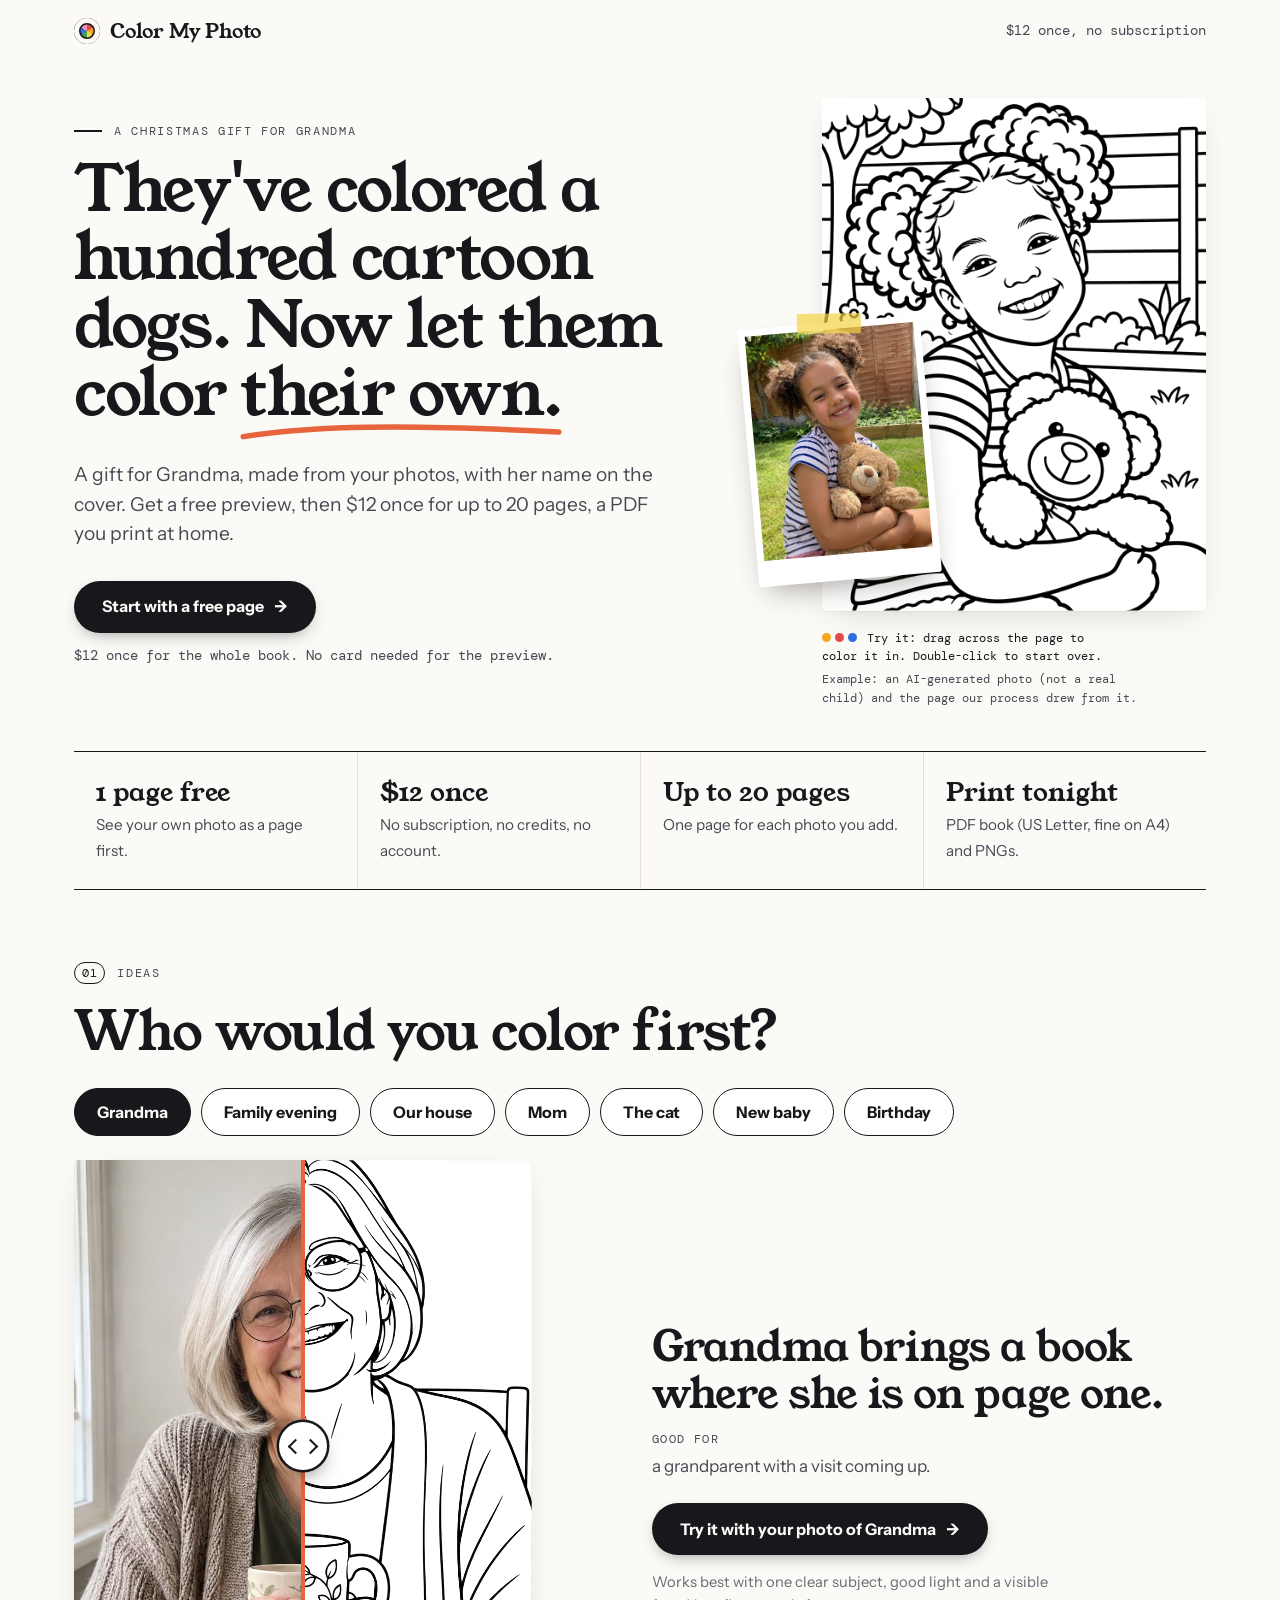
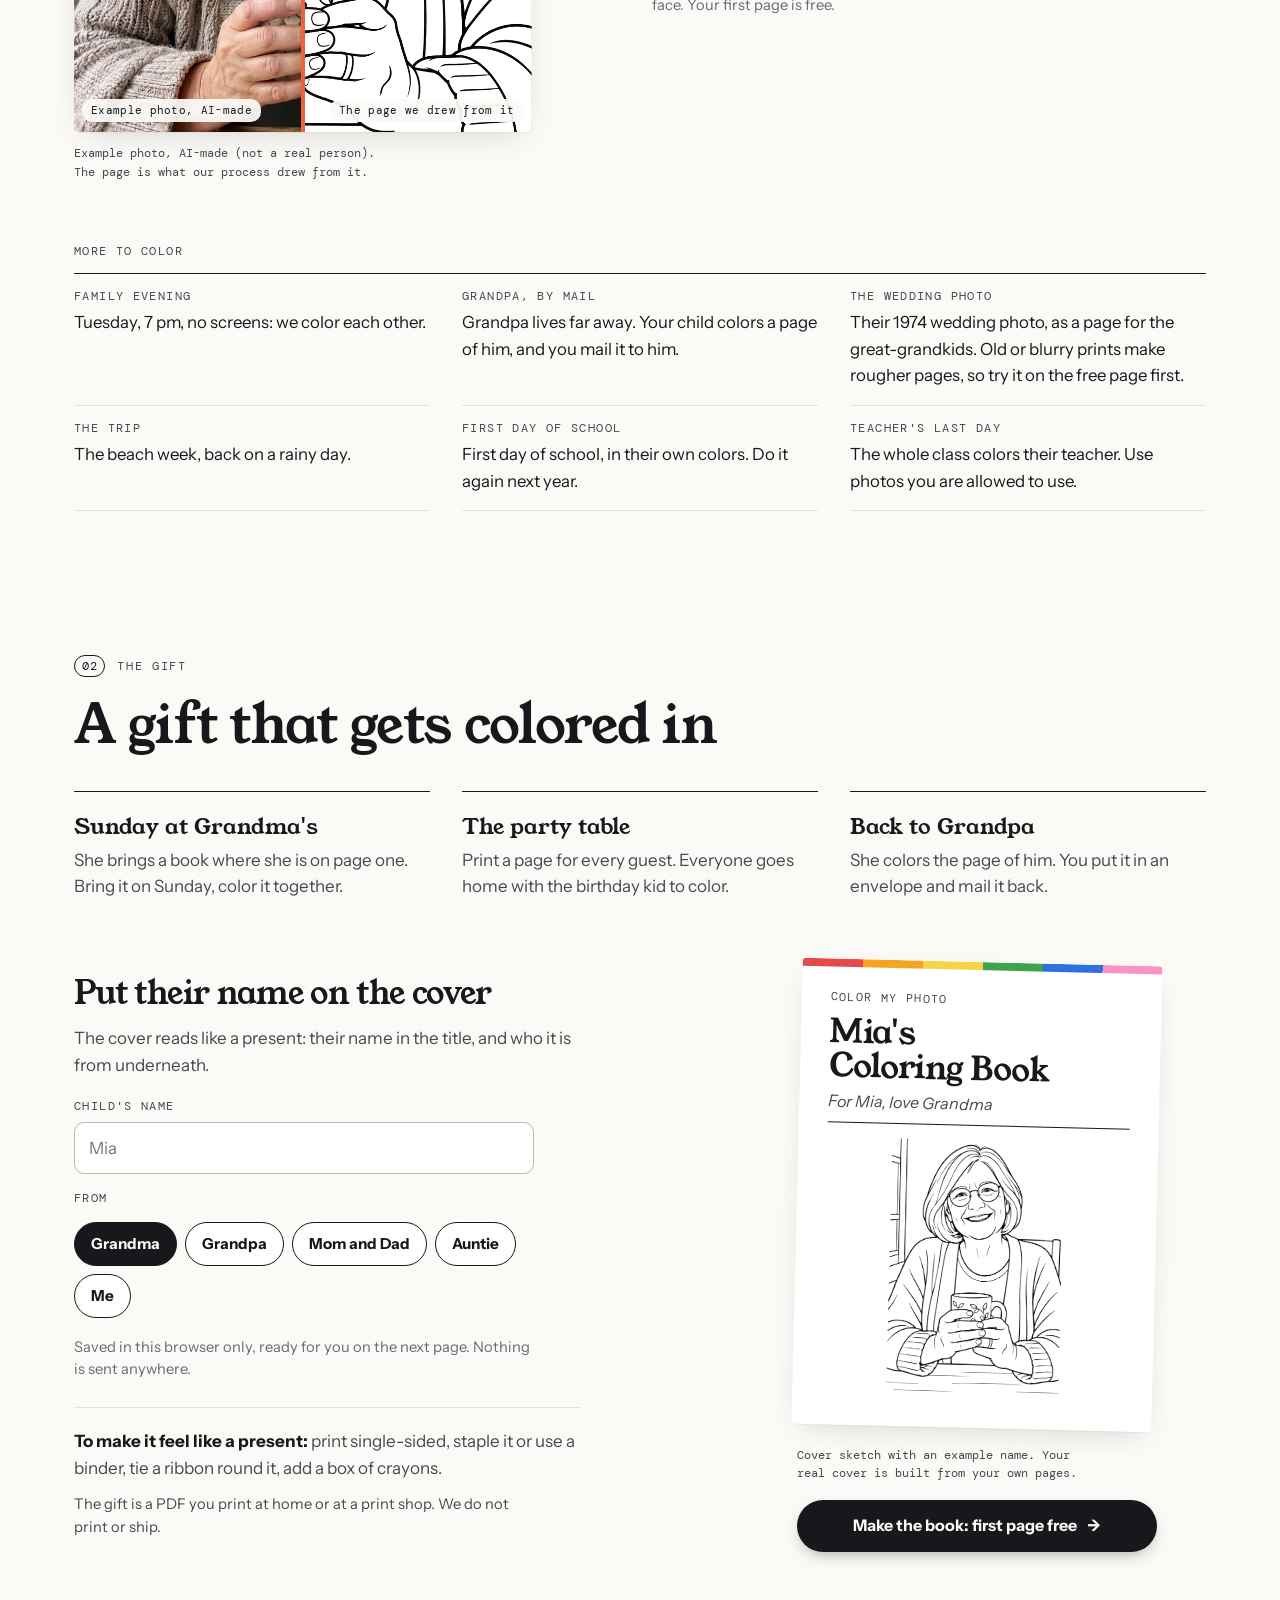
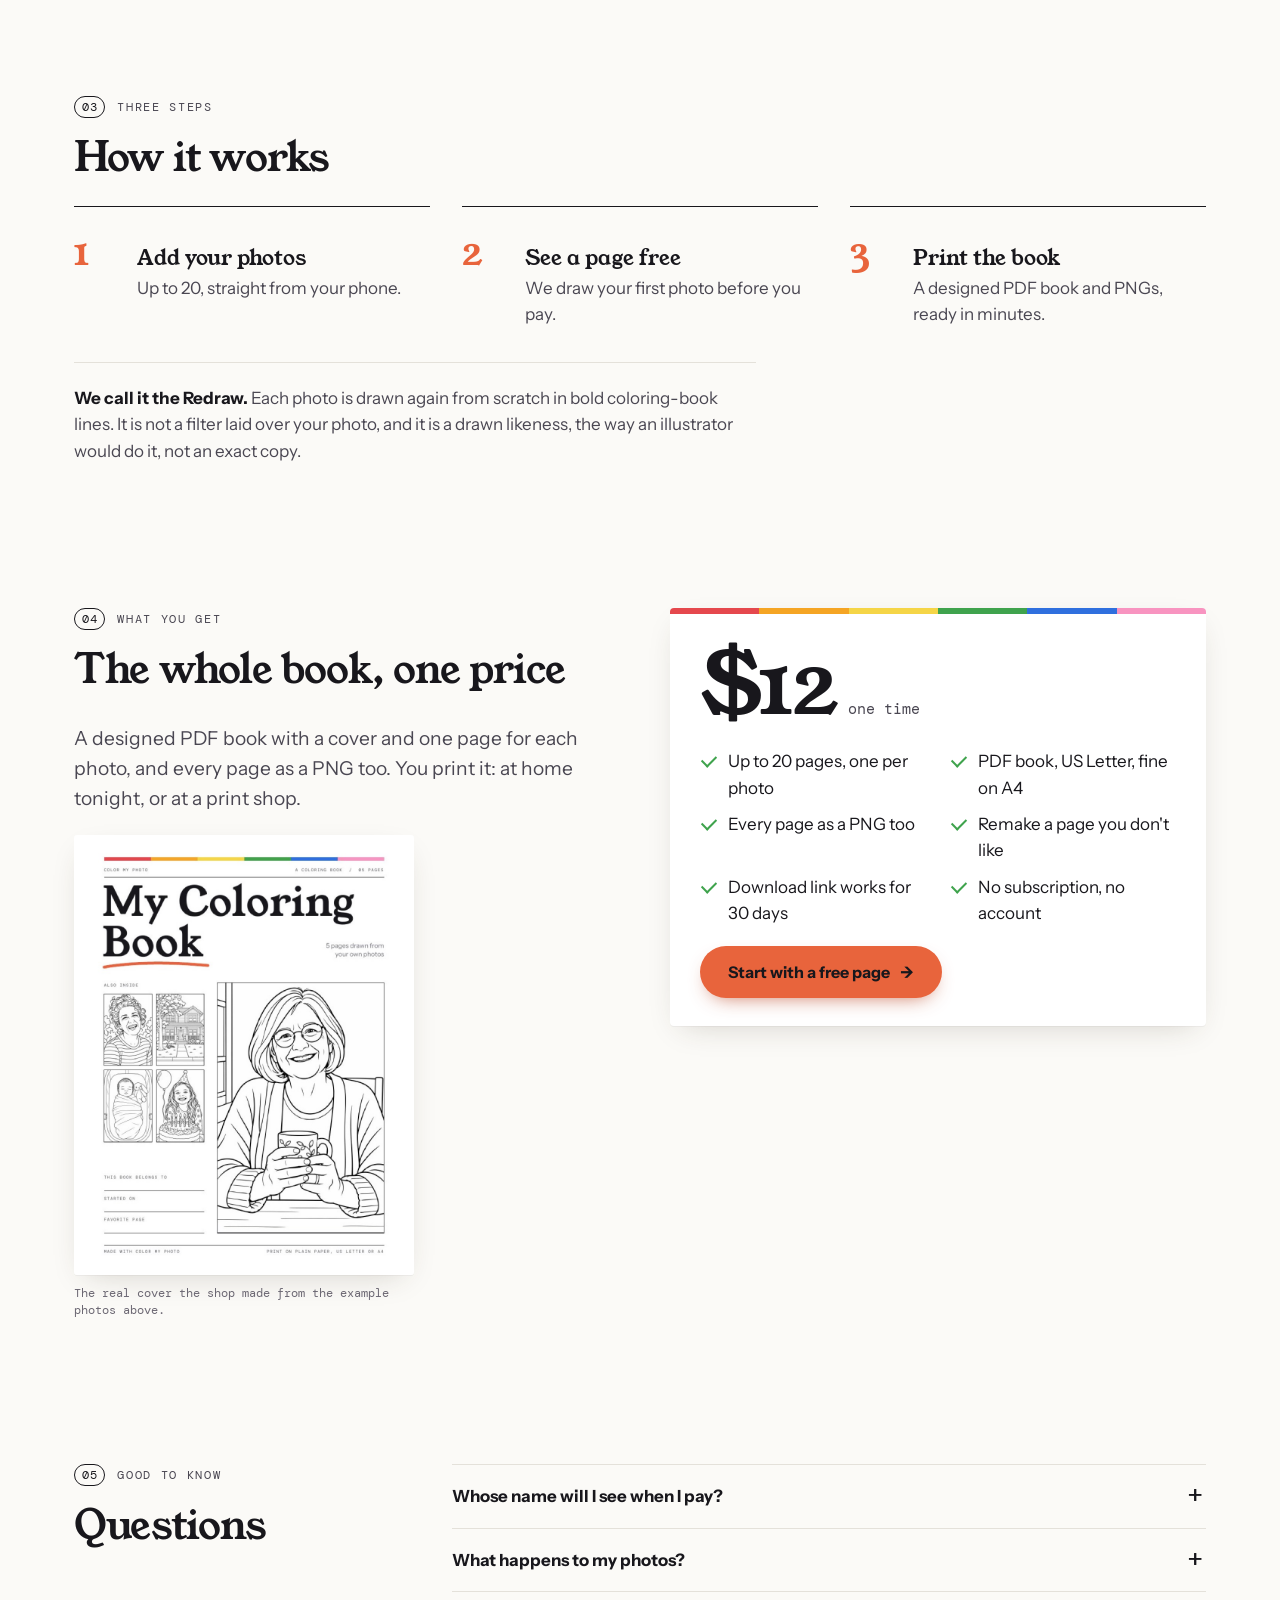
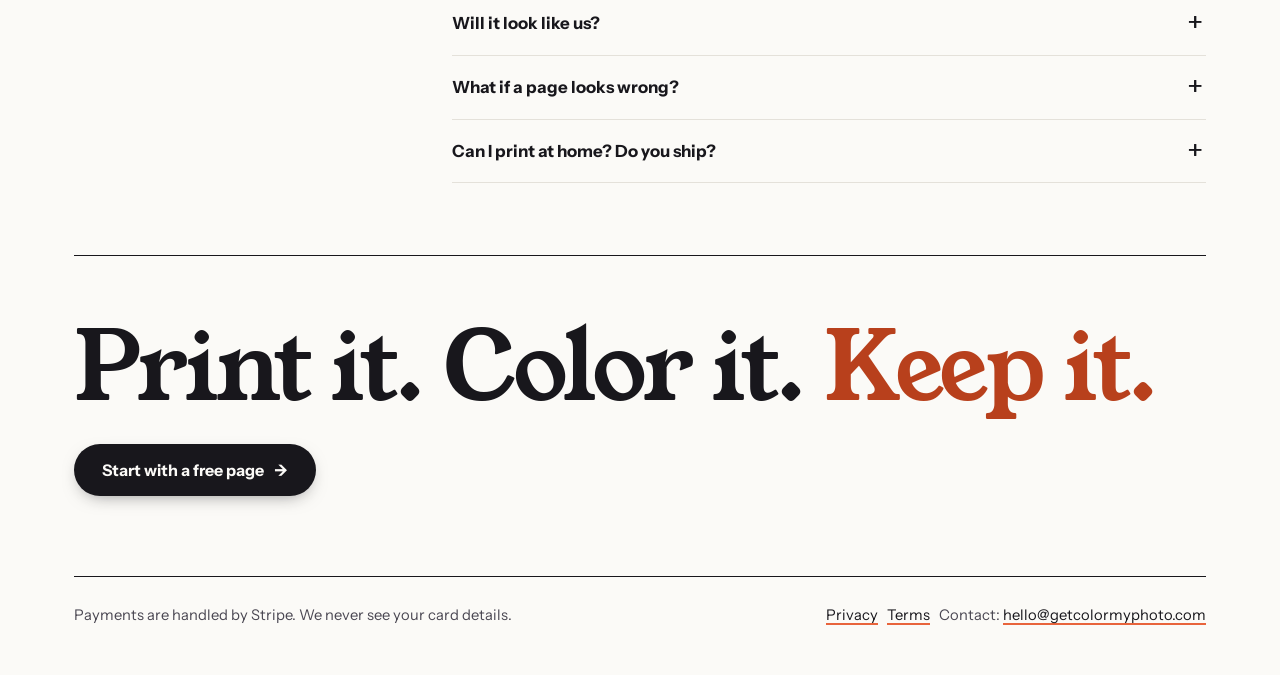
<file: index.html>
<!doctype html>
<html lang="en">
<head>
<meta charset="utf-8">
<meta name="viewport" content="width=device-width, initial-scale=1">
<meta name="p:domain_verify" content="0d6c7759ce669772995880f38416eb73"/>
<title>Color My Photo | a coloring book of your own people</title>
<meta name="description" content="They've colored a hundred cartoon dogs. Now let them color their own: Grandma, the house, the cat. Your photos redrawn as a printable coloring book. Free preview, $12 once.">
<meta property="og:type" content="website">
<meta property="og:url" content="https://getcolormyphoto.com/">
<meta property="og:title" content="The coloring book where Grandma is on page one">
<meta property="og:description" content="Your photos redrawn as coloring pages: Grandma, the house, the cat. A printable book, free preview, $12 once.">
<meta property="og:image" content="https://getcolormyphoto.com/samples/page_child.png">
<meta name="twitter:card" content="summary_large_image">
<meta name="theme-color" content="#fbfaf7">
<link rel="icon" href="data:image/svg+xml,%3Csvg xmlns='http://www.w3.org/2000/svg' viewBox='0 0 100 100'%3E%3Ctext y='.9em' font-size='90'%3E%F0%9F%96%8D%EF%B8%8F%3C/text%3E%3C/svg%3E">
<!-- Draft: paths assume this file is published at the site root, next to make.css, fonts/ and samples/. -->
<link rel="preload" href="fonts/YoungSerif-Regular.ttf" as="font" type="font/ttf" crossorigin>
<link rel="stylesheet" href="make.css">
<link rel="stylesheet" href="ideas.css">
</head>
<body class="home">
<header class="top"><a class="brand" href="./" data-name><i aria-hidden="true"></i>Color My Photo</a><span class="top-price">$12 once, no subscription</span></header>

<main>
<section class="hero">
  <div>
    <p class="kicker rv">A Christmas gift for Grandma</p>
    <h1 class="split">They've colored a hundred cartoon dogs. Now let them color <span class="mark">their own.<svg viewBox="0 0 400 30" preserveAspectRatio="none" aria-hidden="true"><path d="M4 20 C 90 6, 200 4, 396 14"/></svg></span></h1>
    <p class="lede rv" style="--d:1">A gift for Grandma, made from your photos, with her name on the cover. Get a free preview, then $12 once for up to 20 pages, a PDF you print at home.</p>
    <div class="hero-cta rv" style="--d:2">
      <a class="btn" id="btn-make" href="make.html#sec-add">Start with a free page <span class="arr" aria-hidden="true">&rarr;</span></a>
      <span class="note">$12 once for the whole book. No card needed for the preview.</span>
    </div>
  </div>
  <figure class="pin rv" style="--d:1">
    <div class="pin-stage">
    <div class="pin-page"><img src="samples/page_child.png" alt="The coloring page our process drew from the photo" width="900" height="1200"></div>
    <div class="pin-photo"><span class="tape" aria-hidden="true"></span><img src="samples/photo_child.jpg" alt="Example photo: a girl hugging a teddy bear" width="799" height="1066"></div>
    </div>
    <figcaption>Example: an AI-generated photo (not a real child) and the page our process drew from it.</figcaption>
  </figure>
</section>

<section class="facts rv" aria-label="What you get">
  <div><b>1 page free</b><span>See your own photo as a page first.</span></div>
  <div><b>$12 once</b><span>No subscription, no credits, no account.</span></div>
  <div><b>Up to 20 pages</b><span>One page for each photo you add.</span></div>
  <div><b>Print tonight</b><span>PDF book (US Letter, fine on A4) and PNGs.</span></div>
</section>

<section class="ideas" id="ideas">
  <p class="kicker rv"><b>01</b>Ideas</p>
  <h2 class="rv">Who would you color first?</h2>
  <div class="chips" id="idea-chips" role="group" aria-label="Pick who to color" hidden></div>
  <div class="idea" id="idea">
    <figure class="idea-fig">
      <div class="idea-card" id="idea-card">
        <div class="idea-photo"><img id="idea-photo" src="samples/ideas/grandma_photo.jpg" alt="Example photo: a grandmother with a mug at a kitchen table" loading="lazy" width="1024" height="1536"><span class="tag">Example photo, AI-made</span></div>
        <div class="idea-page"><img id="idea-page" src="samples/ideas/grandma_page.png" alt="The coloring page our process drew from that photo" loading="lazy" width="1024" height="1536"><span class="tag">The page we drew from it</span></div>
        <span class="idea-line" aria-hidden="true"><i class="idea-crayon"></i></span>
        <button class="idea-handle" id="idea-handle" type="button" role="slider" aria-label="Slide between the photo and the coloring page" aria-valuemin="0" aria-valuemax="100" aria-valuenow="100" hidden></button>
      </div>
      <figcaption id="idea-cap">Example photo, AI-made (not a real person). The page is what our process drew from it.</figcaption>
    </figure>
    <div class="idea-copy" aria-live="polite">
      <p class="idea-hook" id="idea-hook">Grandma brings a book where she is on page one.</p>
      <p class="idea-good"><b>Good for</b><span id="idea-good">a grandparent with a visit coming up.</span></p>
      <a class="btn" id="idea-cta" href="make.html#sec-add"><span id="idea-cta-text">Try it with your photo of Grandma</span> <span class="arr" aria-hidden="true">&rarr;</span></a>
      <p class="small">Works best with one clear subject, good light and a visible face. Your first page is free.</p>
    </div>
  </div>
  <p class="more-label rv">More to color</p>
  <ul class="more">
    <li class="rv"><b>Family evening</b><span>Tuesday, 7 pm, no screens: we color each other.</span></li>
    <li class="rv"><b>Grandpa, by mail</b><span>Grandpa lives far away. Your child colors a page of him, and you mail it to him.</span></li>
    <li class="rv"><b>The wedding photo</b><span>Their 1974 wedding photo, as a page for the great-grandkids. Old or blurry prints make rougher pages, so try it on the free page first.</span></li>
    <li class="rv"><b>The trip</b><span>The beach week, back on a rainy day.</span></li>
    <li class="rv"><b>First day of school</b><span>First day of school, in their own colors. Do it again next year.</span></li>
    <li class="rv"><b>Teacher's last day</b><span>The whole class colors their teacher. Use photos you are allowed to use.</span></li>
  </ul>
</section>

<section class="present" id="gift">
  <p class="kicker rv"><b>02</b>The gift</p>
  <h2 class="rv">A gift that gets colored in</h2>
  <ol class="scenes">
    <li class="rv"><b>Sunday at Grandma's</b><span>She brings a book where she is on page one. Bring it on Sunday, color it together.</span></li>
    <li class="rv" style="--d:1"><b>The party table</b><span>Print a page for every guest. Everyone goes home with the birthday kid to color.</span></li>
    <li class="rv" style="--d:2"><b>Back to Grandpa</b><span>She colors the page of him. You put it in an envelope and mail it back.</span></li>
  </ol>
  <div class="dedi">
    <div class="dedi-text rv">
      <h3>Put their name on the cover</h3>
      <p>The cover reads like a present: their name in the title, and who it is from underneath.</p>
      <form id="gift-form" hidden autocomplete="off">
        <label class="field"><span>Child's name</span><input id="gift-name" type="text" maxlength="18" placeholder="Mia" autocapitalize="words" spellcheck="false"></label>
        <fieldset class="from"><legend>From</legend>
          <label><input type="radio" name="from" value="Grandma" checked><span>Grandma</span></label>
          <label><input type="radio" name="from" value="Grandpa"><span>Grandpa</span></label>
          <label><input type="radio" name="from" value="Mom and Dad"><span>Mom and Dad</span></label>
          <label><input type="radio" name="from" value="Auntie"><span>Auntie</span></label>
          <label><input type="radio" name="from" value="Me"><span>Me</span></label>
        </fieldset>
        <label class="field" id="gift-me-row" hidden><span>Signed</span><input id="gift-me" type="text" maxlength="20" placeholder="Uncle Sam" autocapitalize="words" spellcheck="false"></label>
        <p class="small">Saved in this browser only, ready for you on the next page. Nothing is sent anywhere.</p>
      </form>
      <p class="wrap"><b>To make it feel like a present:</b> print single-sided, staple it or use a binder, tie a ribbon round it, add a box of crayons.</p>
      <p class="small">The gift is a PDF you print at home or at a print shop. We do not print or ship.</p>
    </div>
    <figure class="cover rv" style="--d:1">
      <div class="cover-sheet">
        <span class="cover-brand">Color My Photo</span>
        <p class="cover-title" id="cover-title">Mia's Coloring Book</p>
        <p class="cover-for" id="cover-for">For Mia, love Grandma</p>
        <div class="cover-plate"><img id="cover-img" src="samples/page_04.png" alt="" loading="lazy" width="900" height="1200"></div>
      </div>
      <figcaption id="cover-cap">Cover sketch with an example name. Your real cover is built from your own pages.</figcaption>
      <a class="btn" id="gift-cta" href="make.html#sec-add"><span id="gift-cta-text">Make the book: first page free</span> <span class="arr" aria-hidden="true">&rarr;</span></a>
    </figure>
  </div>
</section>

<section>
  <p class="kicker rv"><b>03</b>Three steps</p>
  <h2 class="rv">How it works</h2>
  <ol class="how">
    <li class="rv"><div><b>Add your photos</b><span>Up to 20, straight from your phone.</span></div></li>
    <li class="rv" style="--d:1"><div><b>See a page free</b><span>We draw your first photo before you pay.</span></div></li>
    <li class="rv" style="--d:2"><div><b>Print the book</b><span>A designed PDF book and PNGs, ready in minutes.</span></div></li>
  </ol>
  <p class="redraw rv"><b>We call it the Redraw.</b> Each photo is drawn again from scratch in bold coloring-book lines. It is not a filter laid over your photo, and it is a drawn likeness, the way an illustrator would do it, not an exact copy.</p>
</section>

<section class="close">
  <div class="rv"><p class="kicker"><b>04</b>What you get</p><h2>The whole book, one price</h2><p class="lede">A designed PDF book with a cover and one page for each photo, and every page as a PNG too. You print it: at home tonight, or at a print shop.</p><figure class="real-cover"><img src="samples/ideas/book_cover.jpg" width="900" height="1164" loading="lazy" alt="The real cover of a 5-page book made by the shop from the example photos: My Coloring Book, the Grandma page on the front, the other pages as a small index"><figcaption>The real cover the shop made from the example photos above.</figcaption></figure></div>
  <div class="price-box rv" style="--d:1">
    <p class="price"><b>$12</b><span>one time</span></p>
    <ul class="incl">
      <li>Up to 20 pages, one per photo</li>
      <li>PDF book, US Letter, fine on A4</li>
      <li>Every page as a PNG too</li>
      <li>Remake a page you don't like</li>
      <li>Download link works for 30 days</li>
      <li>No subscription, no account</li>
    </ul>
    <a class="btn accent" id="btn-pro" href="make.html#sec-add">Start with a free page <span class="arr" aria-hidden="true">&rarr;</span></a>
  </div>
</section>

<section class="faq">
  <div class="rv faq-head"><p class="kicker"><b>05</b>Good to know</p><h2>Questions</h2></div>
  <div class="rv">
    <details><summary>Whose name will I see when I pay?</summary><p>Checkout shows Create Once, the company behind Color My Photo. Your card statement may show Create Once or Link. Stripe handles the payment.</p></details>
    <details><summary>What happens to my photos?</summary><p>They are resized in your browser and sent only to make your pages (via OpenAI's image service). We do not keep your photos. Until you download the full PDF, the resized photos stay saved in this browser only, so you can pay and come back. Finished pages are kept for 30 days so you can download again, then deleted.</p></details>
    <details><summary>Will it look like us?</summary><p>It will look like a drawing of you. Each page is drawn from your photo, so it is a likeness and not an exact copy, and the result depends on the photo: one clear subject, good light and a visible face work best. That is why the first page is free. See yours before you pay.</p></details>
    <details><summary>What if a page looks wrong?</summary><p>Use Remake on that page. If a page is wrong, failed, or you could not get your book, write to hello@getcolormyphoto.com within 14 days of your order: we remake the page, or refund your $12 in full if you prefer.</p></details>
    <details><summary>Can I print at home? Do you ship?</summary><p>You print it. The PDF is US Letter and prints fine on A4 too, at home or at a print shop, and every page also comes as a PNG. We do not print or ship anything.</p></details>
  </div>
</section>

<section class="outro rv">
  <p class="outro-line"><span>Print it.</span> <span>Color it.</span> <span>Keep it.</span></p>
  <a class="btn" id="btn-end" href="make.html#sec-add">Start with a free page <span class="arr" aria-hidden="true">&rarr;</span></a>
</section>
</main>

<footer>
  <p>Payments are handled by Stripe. We never see your card details.</p>
  <p><a href="privacy.html">Privacy</a> &nbsp; <a href="terms.html">Terms</a> &nbsp; Contact: <a href="mailto:hello@getcolormyphoto.com">hello@getcolormyphoto.com</a></p>
</footer>
<script src="inapp.js"></script>
<script>
(function () {
  var NS = "cmp-live-q9w2";
  document.querySelectorAll("[data-name]").forEach(function (e) { e.lastChild.textContent = "Color My Photo"; });
  function hit(key) {
    if (/^(localhost|127\.0\.0\.1|)$/.test(location.hostname)) return;
    try { fetch("https://abacus.jasoncameron.dev/hit/" + NS + "/" + key).catch(function () {}); } catch (e) {}
  }
  window.cmpHit = hit; // ideas.js counts chip taps with it
  try { if (!sessionStorage.getItem("visited")) { sessionStorage.setItem("visited", "1"); hit("visit"); } } catch (e) { hit("visit"); }
  var m = document.getElementById("btn-make"), p = document.getElementById("btn-pro");
  if (m) m.addEventListener("click", function () { hit("click_make"); });
  if (p) p.addEventListener("click", function () { hit("click_pro"); });
  // reveal on scroll (same behaviour as make.html)
  var els = document.querySelectorAll(".rv");
  if (!("IntersectionObserver" in window)) { els.forEach(function (e) { e.classList.add("in"); }); return; }
  var io = new IntersectionObserver(function (es) { es.forEach(function (e) { if (e.isIntersecting) { e.target.classList.add("in"); io.unobserve(e.target); } }); }, { rootMargin: "0px 0px -8% 0px" });
  els.forEach(function (e) { io.observe(e); });
})();
</script>
<script src="fx.js"></script>
<script src="ideas.js"></script>
</body>
</html>
</file>
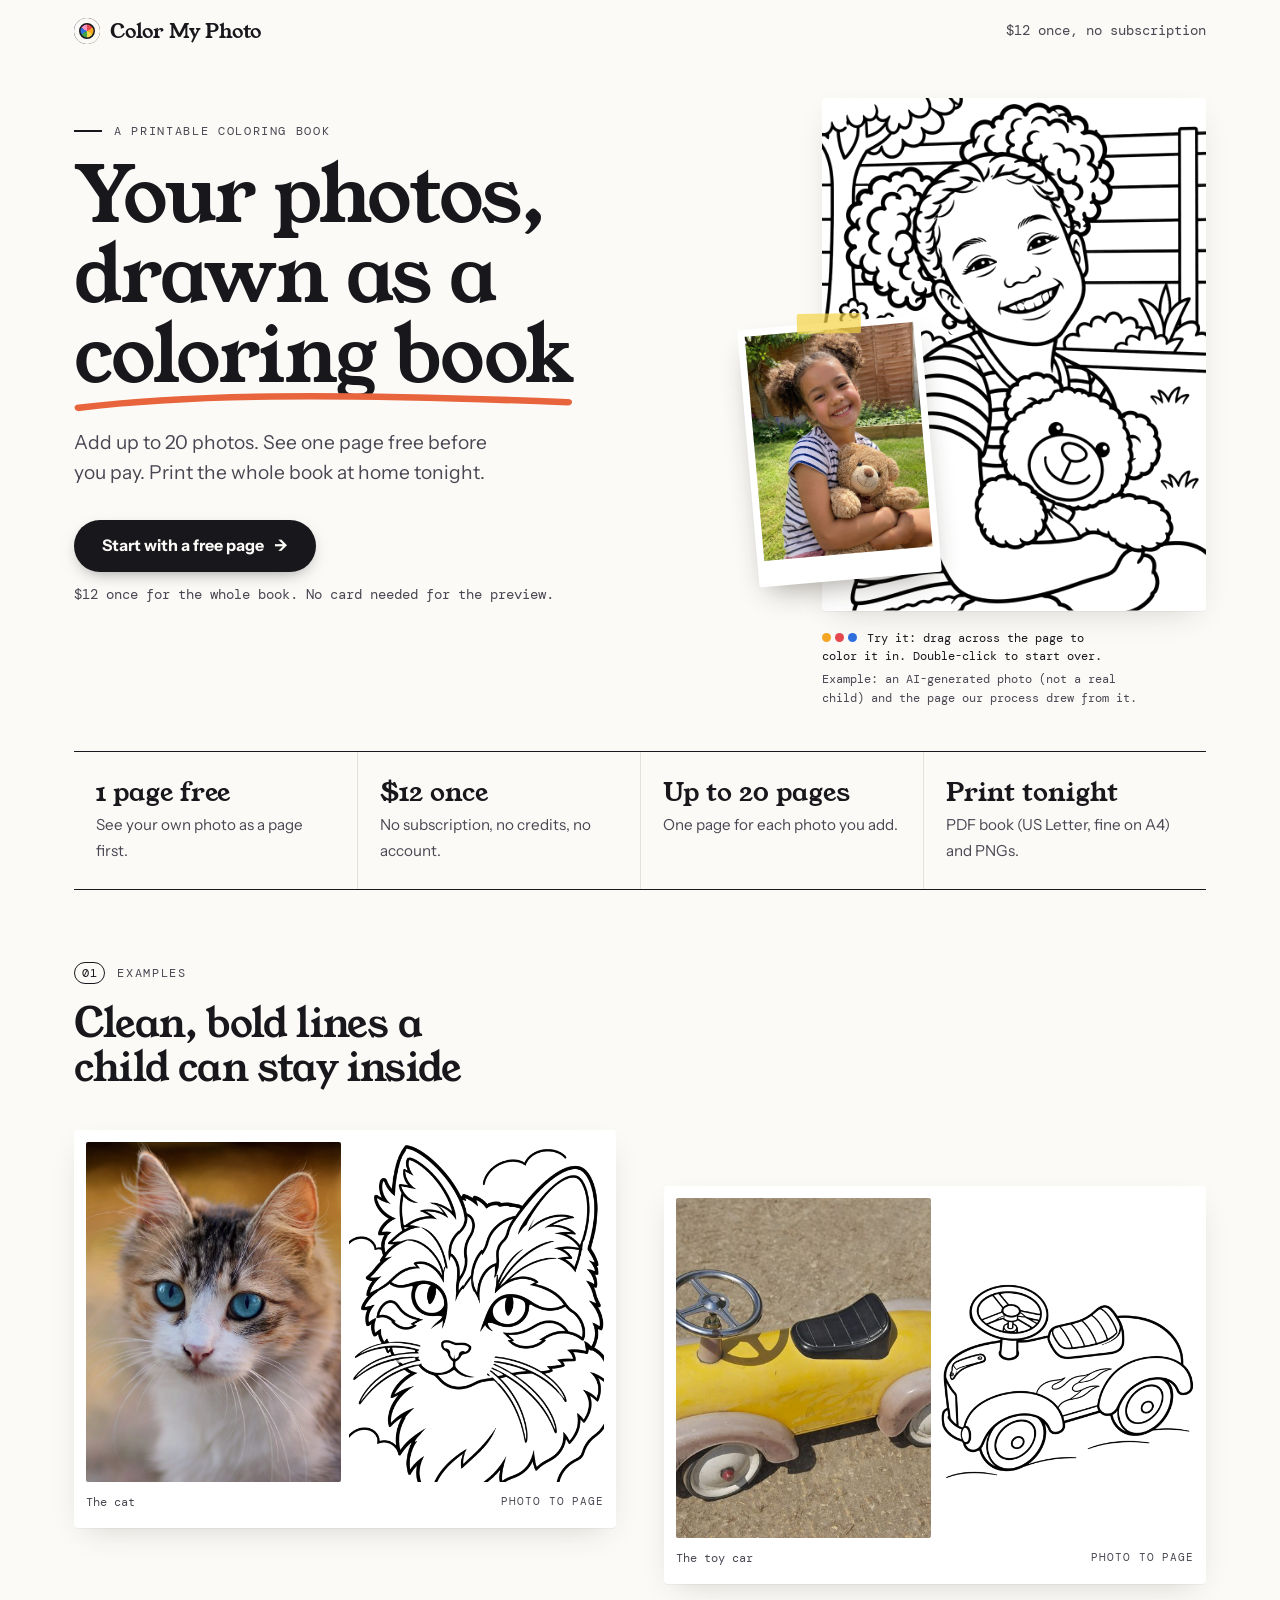
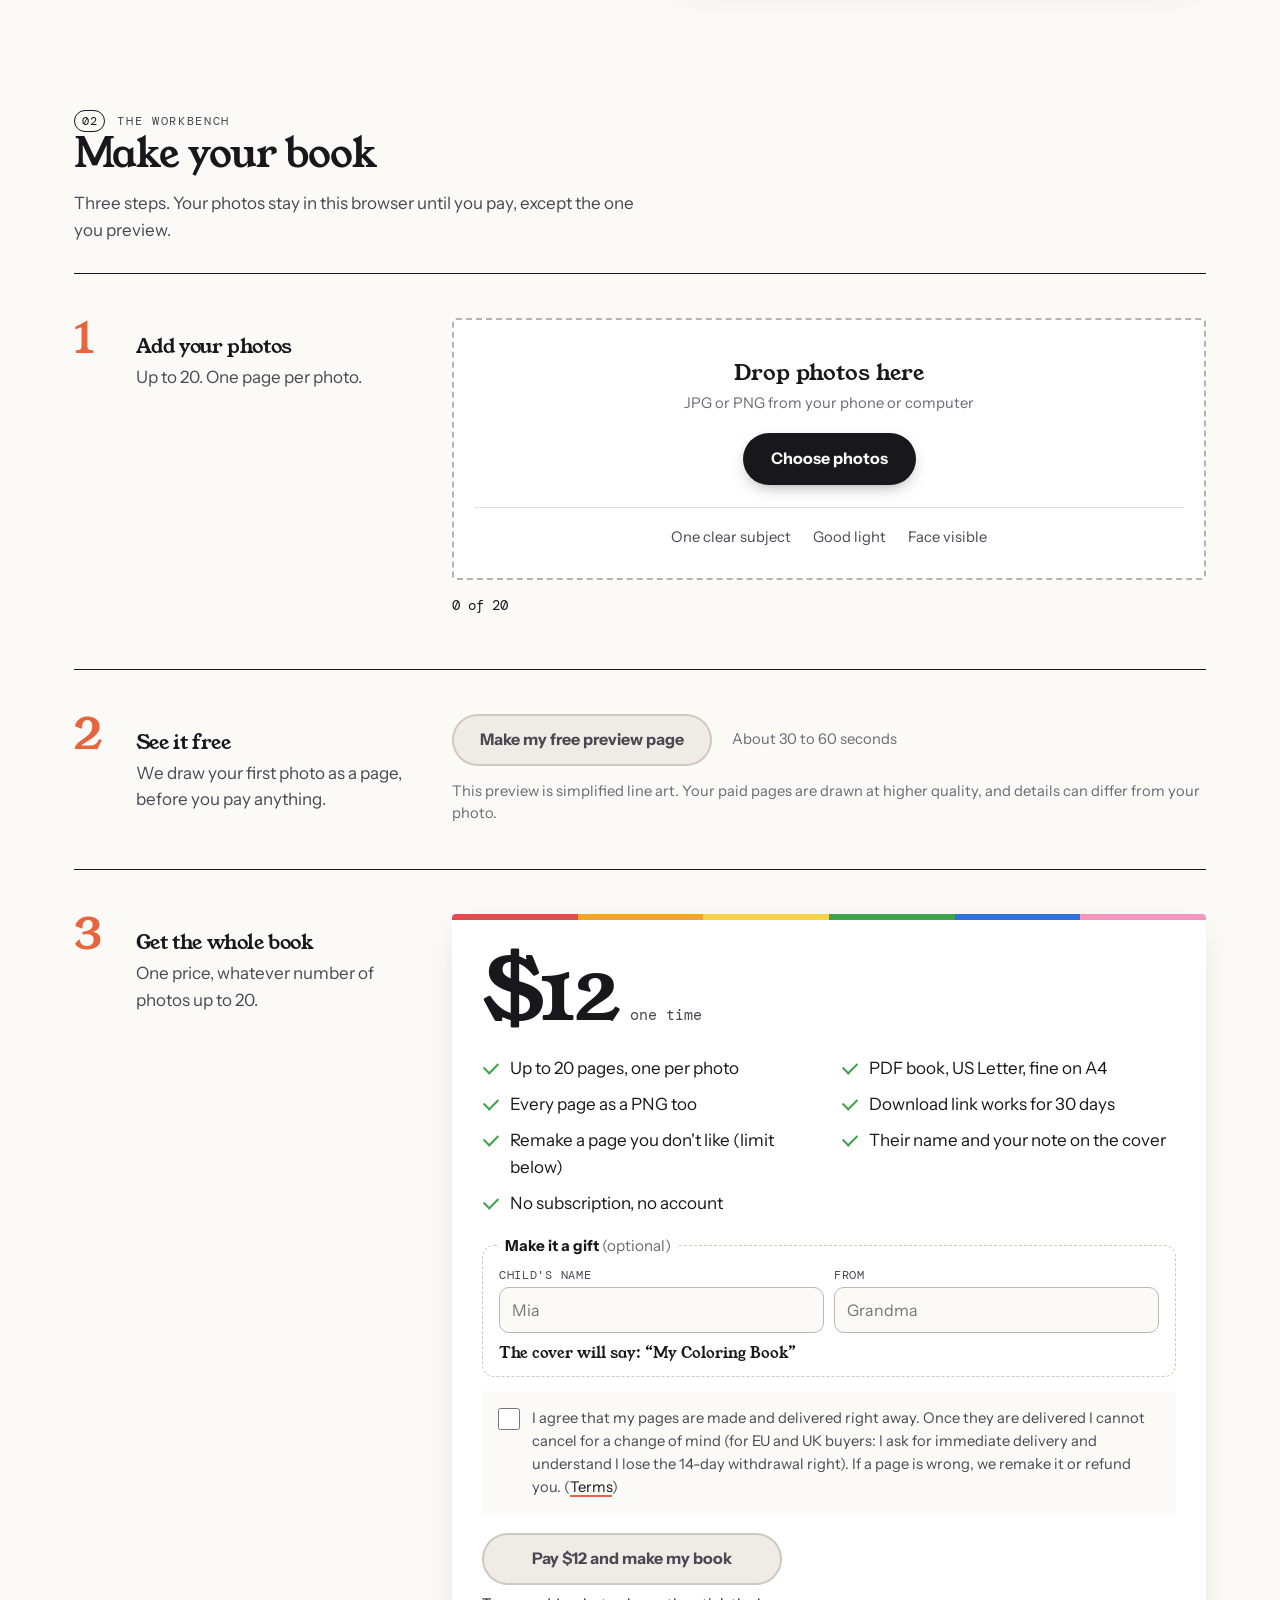
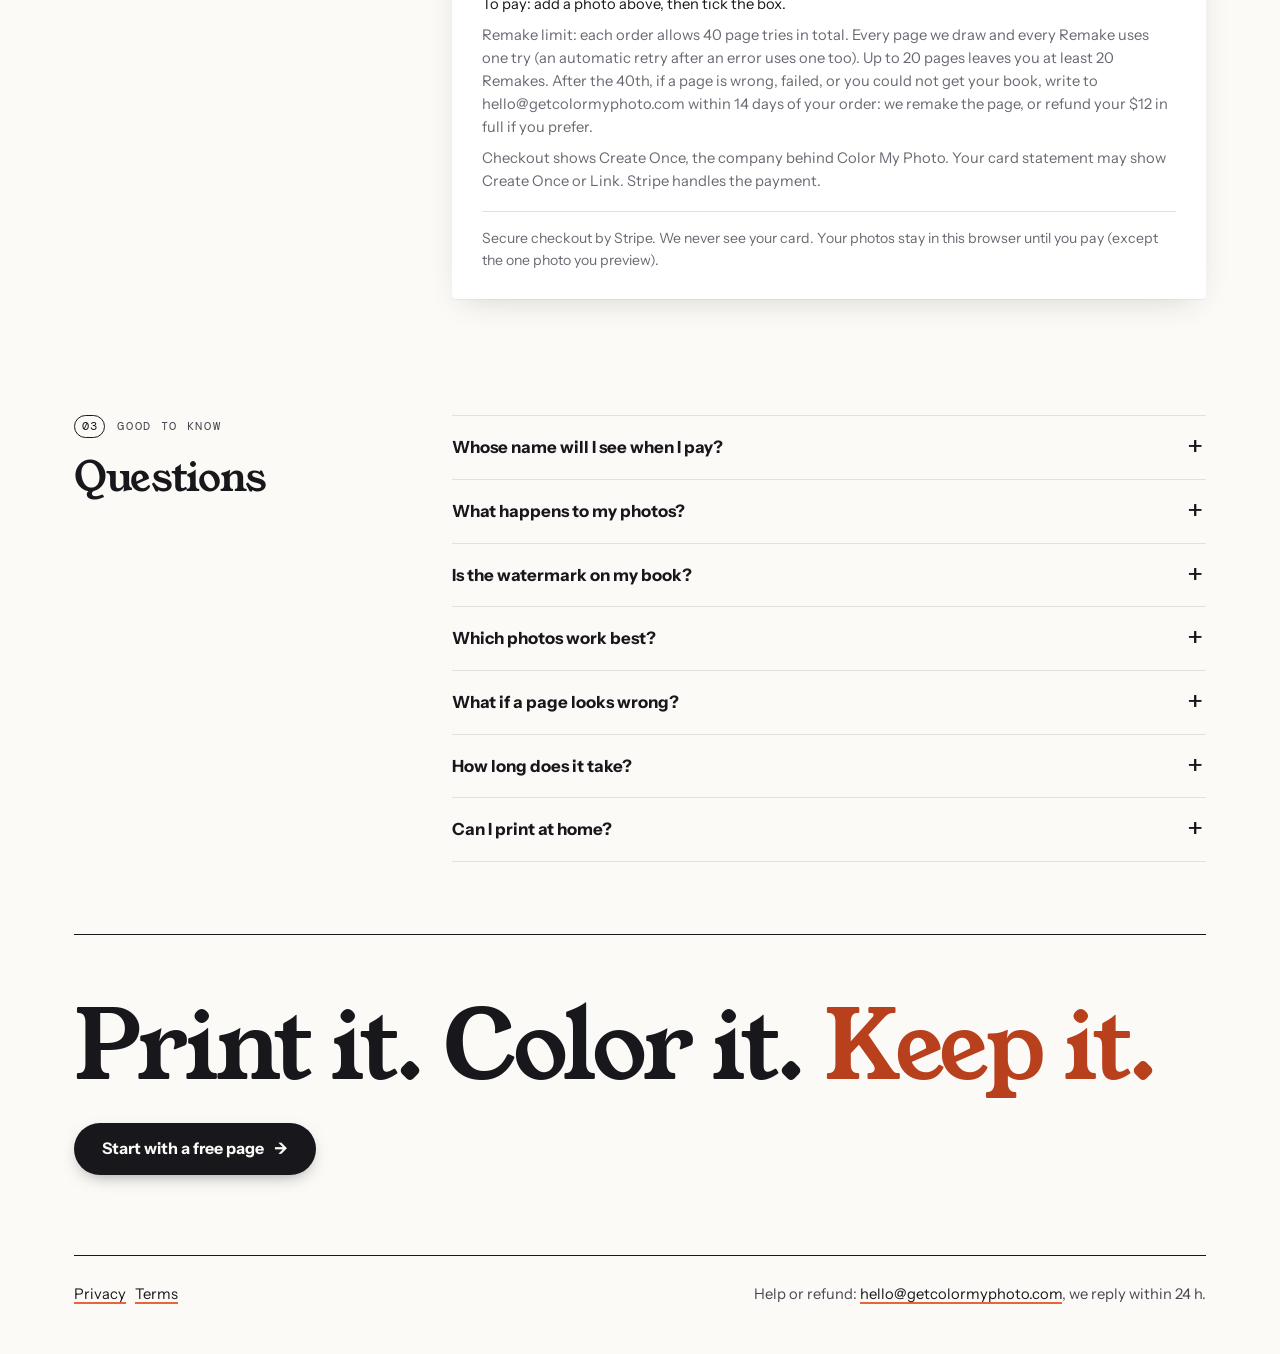
<file: make.html>
<!doctype html>
<html lang="en">
<head>
<meta charset="utf-8">
<meta name="viewport" content="width=device-width, initial-scale=1">
<title>Make your coloring book | Color My Photo</title>
<meta name="description" content="Turn up to 20 of your photos into a printable coloring book. See one page free, then $12 one-time. No subscription, no account.">
<meta name="theme-color" content="#fbfaf7">
<link rel="icon" href="data:image/svg+xml,%3Csvg xmlns='http://www.w3.org/2000/svg' viewBox='0 0 100 100'%3E%3Ctext y='.9em' font-size='90'%3E%F0%9F%96%8D%EF%B8%8F%3C/text%3E%3C/svg%3E">
<link rel="preload" href="fonts/YoungSerif-Regular.ttf" as="font" type="font/ttf" crossorigin>
<link rel="stylesheet" href="make.css">
</head>
<body>
<header class="top"><a class="brand" href="index.html"><i aria-hidden="true"></i>Color My Photo</a><span class="top-price">$12 once, no subscription</span></header>
<div class="bar-test" id="mockbar" hidden>Local test: payment was simulated.</div>
<noscript><p class="notice">Please turn on JavaScript to use this page.</p></noscript>

<main>
<section class="hero" id="hero">
  <div>
    <p class="kicker rv">A printable coloring book</p>
    <h1 class="split">Your photos, drawn as a <span class="mark">coloring book<svg viewBox="0 0 400 30" preserveAspectRatio="none" aria-hidden="true"><path d="M4 20 C 90 6, 200 4, 396 14"/></svg></span></h1>
    <p class="lede rv" style="--d:1">Add up to 20 photos. See one page free before you pay. Print the whole book at home tonight.</p>
    <div class="hero-cta rv" style="--d:2">
      <a class="btn" href="#sec-add">Start with a free page <span class="arr" aria-hidden="true">&rarr;</span></a>
      <span class="note">$12 once for the whole book. No card needed for the preview.</span>
    </div>
  </div>
  <figure class="pin rv" style="--d:1">
    <div class="pin-stage">
    <div class="pin-page"><img src="samples/page_child.png" alt="The coloring page our process drew from the photo" width="900" height="1200"></div>
    <div class="pin-photo"><span class="tape" aria-hidden="true"></span><img src="samples/photo_child.jpg" alt="Example photo: a girl hugging a teddy bear" width="799" height="1066"></div>
    </div>
    <figcaption>Example: an AI-generated photo (not a real child) and the page our process drew from it.</figcaption>
  </figure>
</section>

<section class="facts rv" aria-label="What you get">
  <div><b>1 page free</b><span>See your own photo as a page first.</span></div>
  <div><b>$12 once</b><span>No subscription, no credits, no account.</span></div>
  <div><b>Up to 20 pages</b><span>One page for each photo you add.</span></div>
  <div><b>Print tonight</b><span>PDF book (US Letter, fine on A4) and PNGs.</span></div>
</section>

<section class="examples" id="examples">
  <p class="kicker rv"><b>01</b>Examples</p>
  <h2 class="rv">Clean, bold lines a child can stay inside</h2>
  <div class="prints">
    <figure class="print rv"><div class="pp"><img src="samples/photo_04.jpg" alt="Example photo: a fluffy cat" loading="lazy" width="800" height="961"><img src="samples/page_04.png" alt="Coloring page of the cat" loading="lazy" width="900" height="1200"></div><figcaption><span>The cat</span><span>photo to page</span></figcaption></figure>
    <figure class="print rv" style="--d:1"><div class="pp"><img src="samples/photo_09.jpg" alt="Example photo: a yellow ride-on toy car" loading="lazy" width="800" height="533"><img src="samples/page_09.png" alt="Coloring page of the toy car" loading="lazy" width="900" height="1200"></div><figcaption><span>The toy car</span><span>photo to page</span></figcaption></figure>
  </div>
</section>

<section id="sec-confirm" hidden>
  <h2>Your payment <span class="badge" id="testbadge" hidden>TEST MODE: no real charge</span></h2>
  <p id="confirm-msg" role="status"></p>
</section>

<div class="bench" id="bench">
<header class="rv"><p class="kicker"><b>02</b>The workbench</p><h2>Make your book</h2><p>Three steps. Your photos stay in this browser until you pay, except the one you preview.</p></header>

<section id="sec-add" class="step">
  <div class="step-head"><span class="step-num" aria-hidden="true">1</span><div><h3 id="add-title">Add your photos</h3><p>Up to 20. One page per photo.</p></div></div>
  <div>
    <p id="again-note" class="ok" hidden>Add your photos again to make the remaining pages.</p>
    <div class="drop" id="drop">
      <p class="drop-title">Drop photos here</p>
      <p class="small">JPG or PNG from your phone or computer</p>
      <input type="file" id="file" accept="image/*" multiple hidden>
      <button class="btn" type="button" id="pick">Choose photos</button>
      <ul class="tips">
        <li>One clear subject</li>
        <li>Good light</li>
        <li>Face visible</li>
      </ul>
    </div>
    <p class="count" id="count" aria-live="polite">0 of 20</p>
    <p class="err" id="add-msg" role="alert"></p>
    <ul class="thumbs" id="thumbs"></ul>
  </div>
</section>

<section id="sec-preview" class="step">
  <div class="step-head"><span class="step-num" aria-hidden="true">2</span><div><h3>See it free</h3><p>We draw your first photo as a page, before you pay anything.</p></div></div>
  <div>
    <div class="pv-row"><button class="btn alt" type="button" id="btn-preview" disabled>Make my free preview page</button><span class="small" style="margin:0">About 30 to 60 seconds</span></div>
    <p id="pv-status" role="status"></p>
    <canvas id="pv-canvas" hidden aria-label="Preview of your coloring page with a PREVIEW watermark"></canvas>
    <p class="small" id="pv-note" hidden>The PREVIEW stamp is only on this free draft. Your book pages are clean and made at higher quality.</p>
    <p class="small" id="pv-honest">This preview is simplified line art. Your paid pages are drawn at higher quality, and details can differ from your photo.</p>
  </div>
</section>

<section id="sec-pay" class="step">
  <div class="step-head"><span class="step-num" aria-hidden="true">3</span><div><h3>Get the whole book</h3><p>One price, whatever number of photos up to 20.</p></div></div>
  <div class="price-box">
    <p class="ok" id="back-note" role="status" hidden></p>
    <p class="price"><b>$12</b><span>one time</span></p>
    <ul class="incl">
      <li>Up to 20 pages, one per photo</li>
      <li>PDF book, US Letter, fine on A4</li>
      <li>Every page as a PNG too</li>
      <li>Download link works for 30 days</li>
      <li>Remake a page you don't like (limit below)</li>
      <li>Their name and your note on the cover</li>
      <li>No subscription, no account</li>
    </ul>
    <fieldset class="gift" id="gift-fs">
        <legend>Make it a gift <span>(optional)</span></legend>
        <div class="gift-row">
          <label>Child's name<input type="text" id="gift-name" maxlength="18" autocomplete="off" placeholder="Mia"></label>
          <label>From<input type="text" id="gift-from" maxlength="24" autocomplete="off" placeholder="Grandma"></label>
        </div>
        <p class="gift-out" id="gift-out" aria-live="polite"></p>
      </fieldset>
    <label class="agree"><input type="checkbox" id="agree"><span>I agree that my pages are made and delivered right away. Once they are delivered I cannot cancel for a change of mind (for EU and UK buyers: I ask for immediate delivery and understand I lose the 14-day withdrawal right). If a page is wrong, we remake it or refund you. (<a href="terms.html">Terms</a>)</span></label>
    <div class="pay-row"><button class="btn accent" type="button" id="btn-pay" disabled>Pay $12 and make my book</button></div>
    <p class="small hint" id="pay-hint" aria-live="polite"></p>
    <p class="small" id="pay-msg" role="alert"></p>
    <p class="small" id="remake-limit">Remake limit: each order allows 40 page tries in total. Every page we draw and every Remake uses one try (an automatic retry after an error uses one too). Up to 20 pages leaves you at least 20 Remakes. After the 40th, if a page is wrong, failed, or you could not get your book, write to hello@getcolormyphoto.com within 14 days of your order: we remake the page, or refund your $12 in full if you prefer.</p>
    <p class="small" id="link-note">Checkout shows Create Once, the company behind Color My Photo. Your card statement may show Create Once or Link. Stripe handles the payment.</p>
    <p class="trust">Secure checkout by Stripe. We never see your card. Your photos stay in this browser until you pay (except the one photo you preview).</p>
  </div>
</section>
</div>

<section id="sec-make" hidden>
  <header><h2>Your coloring pages</h2><p class="note-line" id="make-note">Keep this screen open while your pages are made (about 1 minute per 2 pages).</p></header>
  <div class="keep-top" id="keep-top" role="note">
    <p><b>Save your link first.</b> <span id="keep-why">It brings your book back for 30 days, on any phone or computer.</span></p>
    <button class="btn accent" type="button" id="btn-copy-top">Copy my link</button>
    <a class="btn alt" id="btn-mail-top" href="mailto:">Email this link to myself</a>
  </div>
  <p class="small" id="help-line">Help or refund: <a href="mailto:hello@getcolormyphoto.com">hello@getcolormyphoto.com</a>, we reply within 24 h.</p>
  <p id="overall-text" role="status">0 of 0 pages ready</p>
  <div class="progress" aria-hidden="true"><div id="overall-bar"></div></div>
  <p class="err" id="make-msg" role="alert"></p>
  <p class="err" id="fail-help" role="alert" hidden></p>
  <button class="btn dl-top" type="button" id="btn-pdf-top" hidden>Download my coloring book (PDF)</button>
  <ul class="pgrid" id="pgrid"></ul>
  <div class="dl">
    <div class="sheet">
      <h3>Download</h3>
      <button class="btn" type="button" id="btn-pdf" disabled>Download my coloring book (PDF)</button>
      <p class="small" id="dl-msg" role="status"></p>
      <p style="margin:18px 0 0"><b>Pages as PNG</b></p>
      <div class="pnglist" id="pnglist"></div>
    </div>
    <div class="sheet">
      <h3>Keep your link</h3>
      <p class="small" style="margin:0">Your download link works for 30 days:</p>
      <div class="linkrow"><input type="text" id="linkbox" readonly aria-label="Your download link"><button class="btn alt" type="button" id="btn-copy">Copy</button></div>
      <a class="btn alt gift-send" id="btn-mail" href="mailto:">Email this link to myself</a>
      <button class="btn alt gift-send" type="button" id="btn-send">Send it as a gift</button>
      <p class="small" style="margin:8px 0 0">Whoever opens the link can download the book and the pages until it expires.</p>
    </div>
  </div>
</section>

<section id="faq" class="faq">
  <div class="rv faq-head"><p class="kicker"><b>03</b>Good to know</p><h2>Questions</h2></div>
  <div>
    <details><summary>Whose name will I see when I pay?</summary><p>Checkout shows Create Once, the company behind Color My Photo. Your card statement may show Create Once or Link. Stripe handles the payment.</p></details>
    <details><summary>What happens to my photos?</summary><p>They are resized in your browser and sent only to make your pages (via OpenAI's image service). We do not keep your photos. Until you download the full PDF, the resized photos stay saved in this browser only, so you can pay and come back. Finished pages are kept for 30 days so you can download again, then deleted.</p></details>
    <details><summary>Is the watermark on my book?</summary><p>No. The PREVIEW stamp is only on the one free draft. The pages you pay for are clean.</p></details>
    <details><summary>Which photos work best?</summary><p>One clear subject, good light, and a visible face. Pets, kids, toys, houses and cars all work. Busy group photos make busy pages.</p></details>
    <details><summary>What if a page looks wrong?</summary><p>Use Remake on that page (each order has 40 page tries in total). Your book is made for you and delivered right away, so we do not refund a change of mind after your pages are delivered. If a page is wrong, failed, or you could not get your book, write to hello@getcolormyphoto.com within 14 days of your order: we remake the page, or refund your $12 in full if you prefer. Pages are simplified line art drawn by AI, so details can differ from your photo.</p></details>
    <details><summary>How long does it take?</summary><p>About 1 minute for every 2 pages, right after you pay. No waiting days for a seller.</p></details>
    <details><summary>Can I print at home?</summary><p>Yes. The PDF is US Letter and prints fine on A4 too. Every page also comes as a PNG.</p></details>
  </div>
</section>

<section class="outro rv">
  <p class="outro-line"><span>Print it.</span> <span>Color it.</span> <span>Keep it.</span></p>
  <a class="btn" href="#sec-add">Start with a free page <span class="arr" aria-hidden="true">&rarr;</span></a>
</section>
</main>

<footer>
  <p><a href="privacy.html">Privacy</a> &nbsp; <a href="terms.html">Terms</a></p>
  <p>Help or refund: <a href="mailto:hello@getcolormyphoto.com">hello@getcolormyphoto.com</a>, we reply within 24 h.</p>
</footer>
<script src="jspdf.umd.min.js"></script>
<script src="inapp.js"></script>
<script src="make.js"></script>
<script src="fx.js"></script>
</body>
</html>
</file>
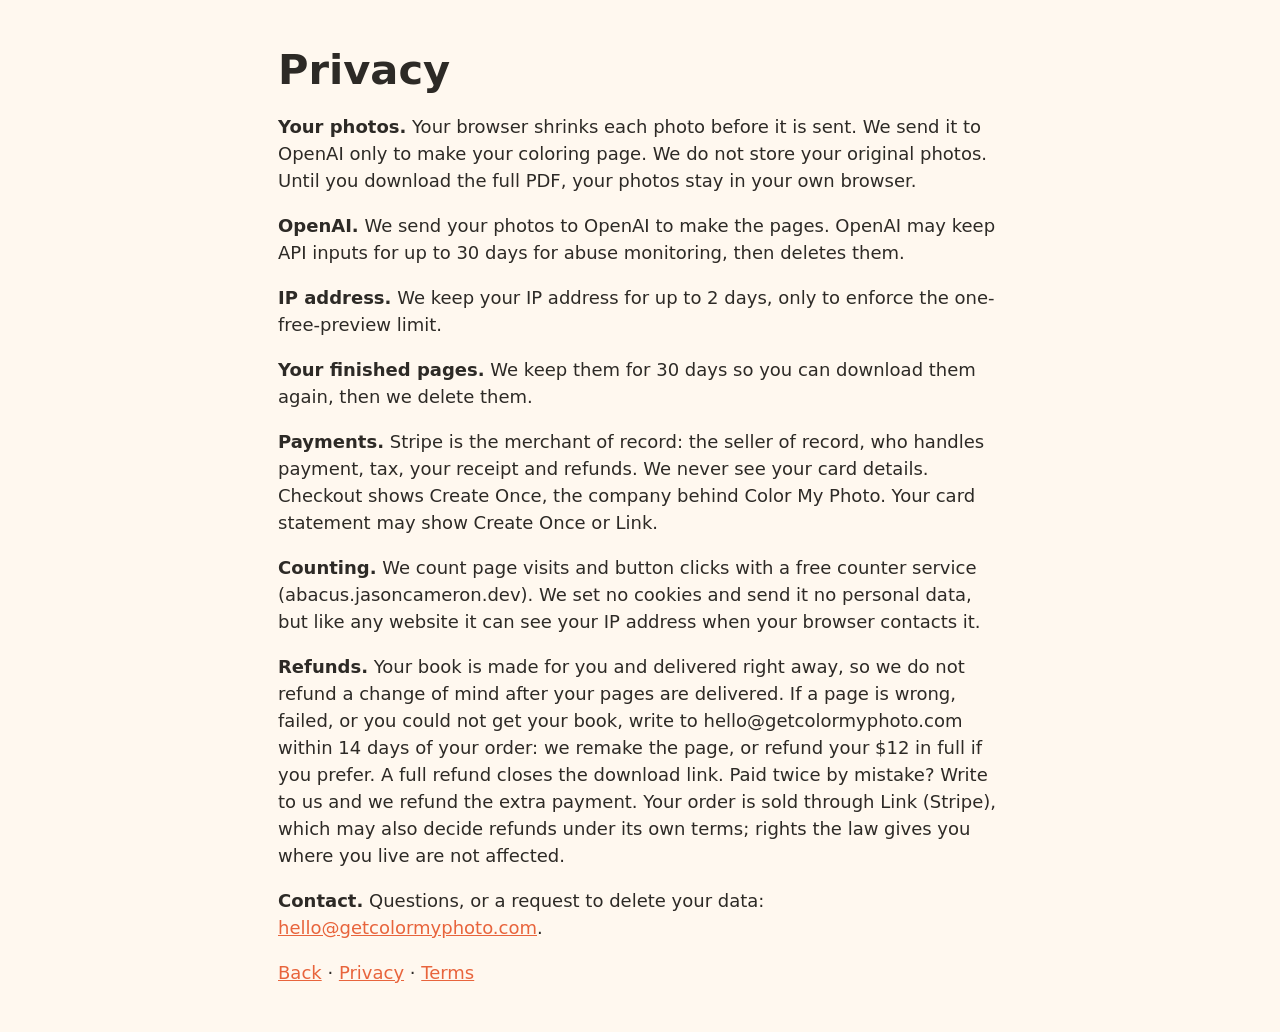
<file: privacy.html>
<!doctype html>
<html lang="en"><head><meta charset="utf-8"><meta name="viewport" content="width=device-width, initial-scale=1">
<title>Privacy — Color My Photo</title><link rel="stylesheet" href="style.css">
<link rel="icon" href="data:image/svg+xml,%3Csvg xmlns='http://www.w3.org/2000/svg' viewBox='0 0 100 100'%3E%3Ctext y='.9em' font-size='90'%3E%F0%9F%96%8D%EF%B8%8F%3C/text%3E%3C/svg%3E"></head>
<body><main>
<section>
<h1>Privacy</h1>
<p><b>Your photos.</b> Your browser shrinks each photo before it is sent. We send it to OpenAI only to make your coloring page. We do not store your original photos. Until you download the full PDF, your photos stay in your own browser.</p>
<p><b>OpenAI.</b> We send your photos to OpenAI to make the pages. OpenAI may keep API inputs for up to 30 days for abuse monitoring, then deletes them.</p>
<p><b>IP address.</b> We keep your IP address for up to 2 days, only to enforce the one-free-preview limit.</p>
<p><b>Your finished pages.</b> We keep them for 30 days so you can download them again, then we delete them.</p>
<p><b>Payments.</b> Stripe is the merchant of record: the seller of record, who handles payment, tax, your receipt and refunds. We never see your card details. Checkout shows Create Once, the company behind Color My Photo. Your card statement may show Create Once or Link.</p>
<p><b>Counting.</b> We count page visits and button clicks with a free counter service (abacus.jasoncameron.dev). We set no cookies and send it no personal data, but like any website it can see your IP address when your browser contacts it.</p>
<p><b>Refunds.</b> Your book is made for you and delivered right away, so we do not refund a change of mind after your pages are delivered. If a page is wrong, failed, or you could not get your book, write to hello@getcolormyphoto.com within 14 days of your order: we remake the page, or refund your $12 in full if you prefer. A full refund closes the download link. Paid twice by mistake? Write to us and we refund the extra payment. Your order is sold through Link (Stripe), which may also decide refunds under its own terms; rights the law gives you where you live are not affected.</p>
<p><b>Contact.</b> Questions, or a request to delete your data: <a href="mailto:hello@getcolormyphoto.com">hello@getcolormyphoto.com</a>.</p>
<p><a href="index.html">Back</a> · <a href="privacy.html">Privacy</a> · <a href="terms.html">Terms</a></p>
</section></main></body></html>
</file>
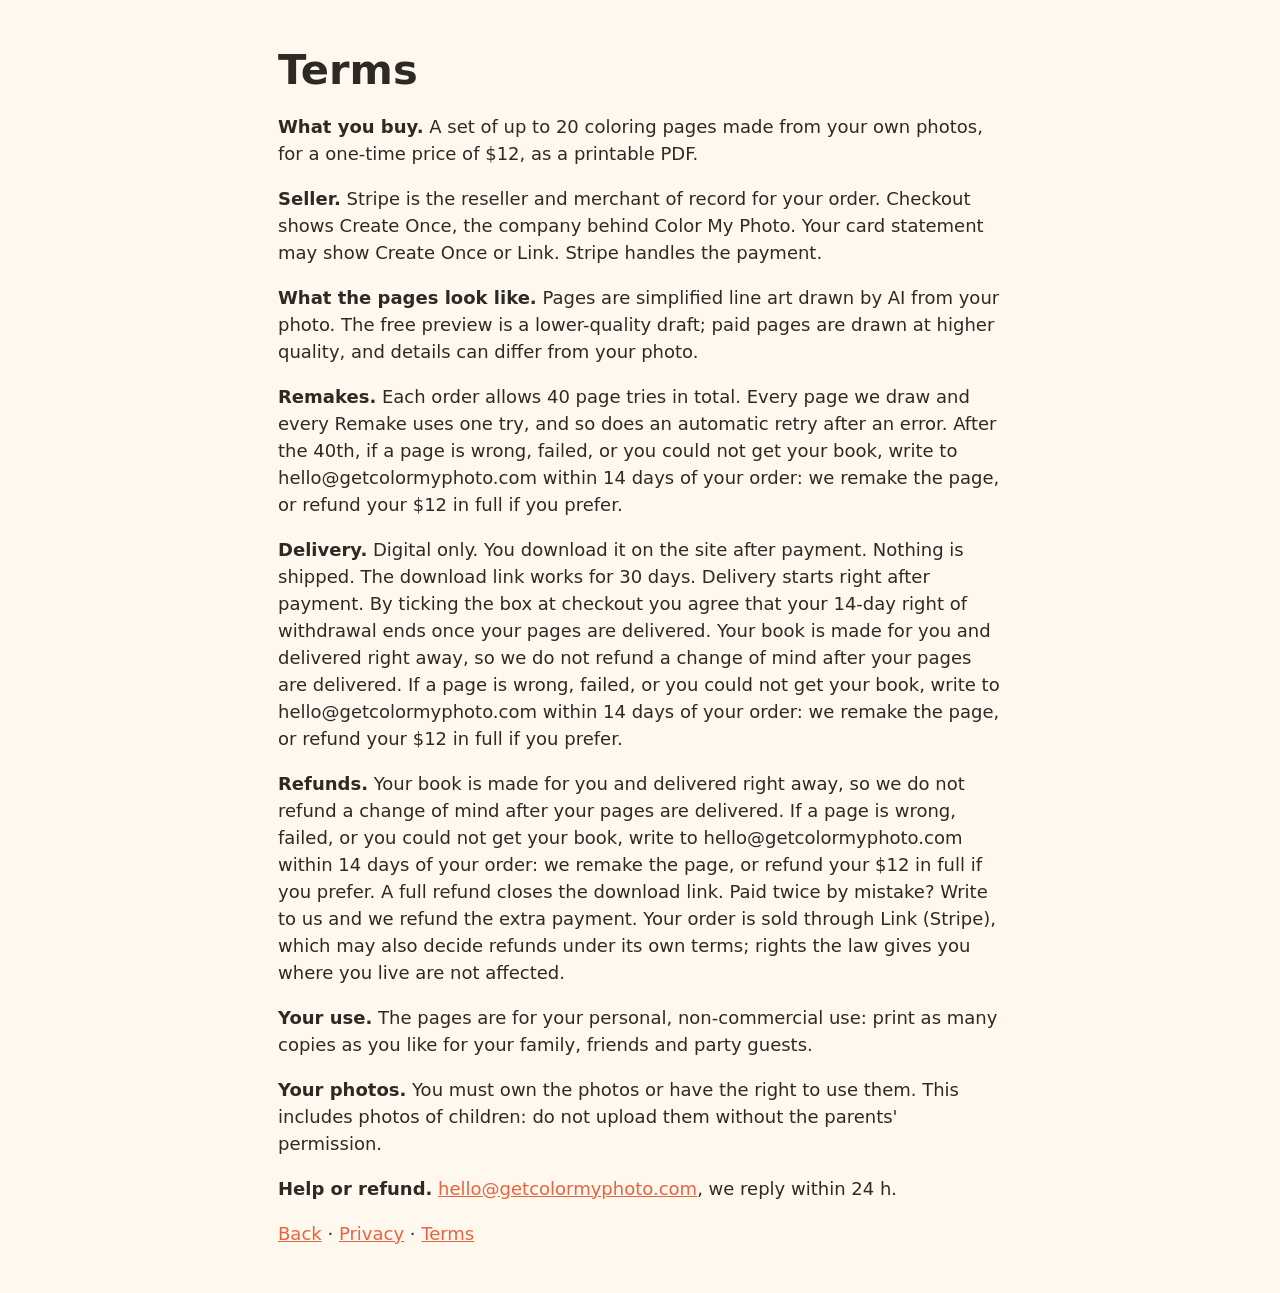
<file: terms.html>
<!doctype html>
<html lang="en"><head><meta charset="utf-8"><meta name="viewport" content="width=device-width, initial-scale=1">
<title>Terms — Color My Photo</title><link rel="stylesheet" href="style.css">
<link rel="icon" href="data:image/svg+xml,%3Csvg xmlns='http://www.w3.org/2000/svg' viewBox='0 0 100 100'%3E%3Ctext y='.9em' font-size='90'%3E%F0%9F%96%8D%EF%B8%8F%3C/text%3E%3C/svg%3E"></head>
<body><main>
<section>
<h1>Terms</h1>
<p><b>What you buy.</b> A set of up to 20 coloring pages made from your own photos, for a one-time price of $12, as a printable PDF.</p>
<p><b>Seller.</b> Stripe is the reseller and merchant of record for your order. Checkout shows Create Once, the company behind Color My Photo. Your card statement may show Create Once or Link. Stripe handles the payment.</p>
<p><b>What the pages look like.</b> Pages are simplified line art drawn by AI from your photo. The free preview is a lower-quality draft; paid pages are drawn at higher quality, and details can differ from your photo.</p>
<p><b>Remakes.</b> Each order allows 40 page tries in total. Every page we draw and every Remake uses one try, and so does an automatic retry after an error. After the 40th, if a page is wrong, failed, or you could not get your book, write to hello@getcolormyphoto.com within 14 days of your order: we remake the page, or refund your $12 in full if you prefer.</p>
<p><b>Delivery.</b> Digital only. You download it on the site after payment. Nothing is shipped. The download link works for 30 days. Delivery starts right after payment. By ticking the box at checkout you agree that your 14-day right of withdrawal ends once your pages are delivered. Your book is made for you and delivered right away, so we do not refund a change of mind after your pages are delivered. If a page is wrong, failed, or you could not get your book, write to hello@getcolormyphoto.com within 14 days of your order: we remake the page, or refund your $12 in full if you prefer.</p>
<p><b>Refunds.</b> Your book is made for you and delivered right away, so we do not refund a change of mind after your pages are delivered. If a page is wrong, failed, or you could not get your book, write to hello@getcolormyphoto.com within 14 days of your order: we remake the page, or refund your $12 in full if you prefer. A full refund closes the download link. Paid twice by mistake? Write to us and we refund the extra payment. Your order is sold through Link (Stripe), which may also decide refunds under its own terms; rights the law gives you where you live are not affected.</p>
<p><b>Your use.</b> The pages are for your personal, non-commercial use: print as many copies as you like for your family, friends and party guests.</p>
<p><b>Your photos.</b> You must own the photos or have the right to use them. This includes photos of children: do not upload them without the parents' permission.</p>
<p><b>Help or refund.</b> <a href="mailto:hello@getcolormyphoto.com">hello@getcolormyphoto.com</a>, we reply within 24 h.</p>
<p><a href="index.html">Back</a> · <a href="privacy.html">Privacy</a> · <a href="terms.html">Terms</a></p>
</section></main></body></html>
</file>
<file: make.css>
/* Color My Photo - "paper and ink" design system (redesign 11 Nov 2026).
   Light only on purpose: the product is printed paper, the page imitates it.
   Shape rule: sheets (photos, pages, panels) radius 4px; buttons full pill; inputs 10px.
   One accent (brand orange). Crayon colours appear only on things you can colour. */
@font-face{font-family:"Young Serif";src:url(fonts/YoungSerif-Regular.ttf) format("truetype");font-weight:400;font-display:swap}
@font-face{font-family:"Instrument Sans";src:url(fonts/InstrumentSans-Regular.ttf) format("truetype");font-weight:400;font-display:swap}
@font-face{font-family:"Instrument Sans";src:url(fonts/InstrumentSans-Bold.ttf) format("truetype");font-weight:700;font-display:swap}
@font-face{font-family:"Instrument Sans";src:url(fonts/InstrumentSans-Italic.ttf) format("truetype");font-weight:400;font-style:italic;font-display:swap}
@font-face{font-family:"DM Mono";src:url(fonts/DMMono-Regular.ttf) format("truetype");font-weight:400;font-display:swap}

:root{
  --paper:#fbfaf7; --sheet:#ffffff; --ink:#18171c; --ink-2:#4a4752; --mute:#6c6873;
  --rule:#e4e1da; --accent:#e8643c; --accent-ink:#b8401c; --accent-soft:#fde9e1;
  --c1:#e5484d; --c2:#f5a524; --c3:#f5d547; --c4:#3fa34d; --c5:#2f6fde; --c6:#f894c0;
  --serif:"Young Serif",Georgia,serif; --sans:"Instrument Sans",system-ui,-apple-system,"Segoe UI",sans-serif; --mono:"DM Mono",ui-monospace,Menlo,monospace;
  --ease:cubic-bezier(.16,1,.3,1); --wipe:cubic-bezier(.77,0,.18,1); --shadow:0 1px 0 rgba(24,23,28,.04),0 10px 30px -12px rgba(60,48,30,.22);
  --wrap:1180px;
}
*{box-sizing:border-box}
html{-webkit-text-size-adjust:100%}
body{margin:0;background:var(--paper);color:var(--ink);font:400 17px/1.55 var(--sans);text-rendering:optimizeLegibility;-webkit-font-smoothing:antialiased}
img{max-width:100%;height:auto;display:block}
a{color:var(--ink);text-decoration-color:var(--accent);text-underline-offset:3px;text-decoration-thickness:2px}
a:hover{color:var(--accent-ink)}
[hidden]{display:none!important}
:focus-visible{outline:3px solid var(--c5);outline-offset:3px;border-radius:6px}
::selection{background:var(--c3)}

/* ---------- top bar ---------- */
.top{max-width:var(--wrap);margin:0 auto;padding:18px 24px;display:flex;align-items:center;justify-content:space-between;gap:16px}
.brand{white-space:nowrap;font:400 1.25rem/1 var(--serif);color:var(--ink);text-decoration:none;display:inline-flex;align-items:center;gap:10px;letter-spacing:-.01em}
.brand:hover{color:var(--ink)}
.brand i{width:26px;height:26px;border-radius:50%;background:conic-gradient(var(--c1) 0 60deg,var(--c2) 0 120deg,var(--c3) 0 180deg,var(--c4) 0 240deg,var(--c5) 0 300deg,var(--c6) 0);box-shadow:inset 0 0 0 5px var(--paper),inset 0 0 0 6.5px var(--ink)}
.top-price{font:400 .85rem/1 var(--mono);color:var(--ink-2);white-space:nowrap}
@media(max-width:560px){.top-price{display:none}}
.bar-test{background:var(--c3);padding:8px 18px;text-align:center;font:400 .9rem var(--mono)}
.notice{max-width:760px;margin:0 auto;padding:10px 18px;background:var(--accent-soft);text-align:center}

/* ---------- type ---------- */
h1,h2,h3{font-family:var(--serif);font-weight:400;letter-spacing:-.02em;margin:0;color:var(--ink)}
h1{font-size:clamp(2.5rem,6.4vw,4.9rem);line-height:1.02}
h2{font-size:clamp(1.7rem,3.4vw,2.5rem);line-height:1.1}
h3{font-size:1.25rem;line-height:1.2}
.mark{position:relative;white-space:nowrap}
.mark svg{position:absolute;left:0;bottom:-.08em;width:100%;height:.36em;overflow:visible;pointer-events:none}
.mark path{fill:none;stroke:var(--accent);stroke-width:7;stroke-linecap:round;stroke-dasharray:420;stroke-dashoffset:0}
.lede{font-size:clamp(1.05rem,1.5vw,1.2rem);color:var(--ink-2);max-width:34ch;margin:32px 0 0}
.small{font-size:.92rem;color:var(--mute);margin:.6em 0 0}
.mono{font-family:var(--mono);font-size:.82rem;letter-spacing:.01em}
.err{color:#b3261e;font-weight:700;margin:.6em 0 0}
.ok{font-weight:700}

/* ---------- buttons ---------- */
.btn{appearance:none;display:inline-flex;align-items:center;justify-content:center;gap:10px;min-height:52px;padding:14px 28px;border:0;border-radius:999px;background:var(--ink);color:var(--paper);font:700 1rem/1.1 var(--sans);text-decoration:none;cursor:pointer;white-space:nowrap;transition:transform .25s var(--ease),background-color .25s,box-shadow .25s;box-shadow:0 6px 18px -8px rgba(24,23,28,.55)}
.btn:hover{background:#000;color:var(--paper);transform:translateY(-2px)}
.btn:active{transform:translateY(0) scale(.98)}
.btn .arr{display:inline-block;transition:transform .3s var(--ease)}
.btn:hover .arr{transform:translateX(4px)}
.btn.alt{background:var(--sheet);color:var(--ink);box-shadow:inset 0 0 0 2px var(--ink)}
.btn.alt:hover{background:var(--sheet);color:var(--ink)}
.btn.accent{background:var(--accent);color:var(--ink);box-shadow:0 8px 20px -10px rgba(184,64,28,.8)}
.btn.accent:hover{background:#f07a54;color:var(--ink)}
.btn:disabled{opacity:.5;cursor:not-allowed;transform:none;box-shadow:none}
.btn.busy:disabled{opacity:.7;cursor:wait}
.link,.rlink{background:none;border:0;color:var(--ink);text-decoration:underline;text-decoration-color:var(--accent);text-decoration-thickness:2px;text-underline-offset:3px;font:700 .85rem var(--sans);cursor:pointer;padding:6px}
.spin{display:inline-block;width:18px;height:18px;border:2.5px solid var(--rule);border-top-color:var(--accent);border-radius:50%;animation:sp 1s linear infinite;vertical-align:-3px;margin-right:8px}
@keyframes sp{to{transform:rotate(360deg)}}

/* ---------- layout ---------- */
main{max-width:var(--wrap);margin:0 auto;padding:0 24px}
section{padding:72px 0}
.hero{display:grid;grid-template-columns:1fr;gap:36px;padding:20px 0 48px;align-items:start}
.hero-cta{display:flex;flex-wrap:wrap;gap:14px 22px;align-items:center;margin-top:32px}
.hero-cta .note{font:400 .85rem var(--mono);color:var(--ink-2)}
@media(min-width:960px){.hero{grid-template-columns:repeat(12,minmax(0,1fr));gap:24px;padding:36px 0 44px}.hero>div{grid-column:span 7;padding-top:26px}.hero>.pin{grid-column:span 5}}

/* hero picture: the photo pinned on the page it became (no overlay, so the two never need to line up) */
.pin{position:relative;margin:0;justify-self:end;width:min(100%,480px)}
.pin-page{width:84%;margin-left:auto;aspect-ratio:3/4;background:var(--sheet);border-radius:4px;box-shadow:var(--shadow);overflow:hidden}
.pin-page img{width:100%;height:100%;object-fit:cover}
.pin-photo{position:absolute;left:0;bottom:30px;width:40%;background:var(--sheet);padding:7px 7px 26px;border-radius:2px;box-shadow:0 14px 30px -12px rgba(40,30,20,.45);transform:rotate(-5deg)}
.pin-photo img{width:100%;aspect-ratio:3/4;object-fit:cover}
.pin .tape{position:absolute;width:64px;height:20px;background:rgba(245,213,71,.7);top:-9px;left:50%;margin-left:-32px;transform:rotate(4deg);border-radius:2px}
.pin figcaption{margin:18px 0 0 16%;font:400 .78rem/1.5 var(--mono);color:var(--ink-2);text-wrap:balance}
@media (prefers-reduced-motion:no-preference){
  .pin .pin-page img{clip-path:inset(0 0 100% 0);transition:clip-path 1.6s .5s var(--wipe)}
  .pin .pin-photo{opacity:0;transform:translate(-14px,-26px) rotate(-14deg);transition:opacity .6s var(--ease),transform .9s var(--ease)}
  .pin.in .pin-page img{clip-path:inset(0)}
  .pin.in .pin-photo{opacity:1;transform:rotate(-5deg)}
}

/* ---------- facts (no-surprises strip) ---------- */
.facts{display:grid;grid-template-columns:1fr;gap:0;border-top:1.5px solid var(--ink);border-bottom:1.5px solid var(--ink);padding:0}
.facts div{padding:22px 4px}
.facts div+div{border-top:1px solid var(--rule)}
.facts b{display:block;font:400 1.6rem/1.1 var(--serif);margin-bottom:4px}
.facts span{color:var(--ink-2);font-size:.95rem}
@media(min-width:720px){.facts{grid-template-columns:repeat(4,1fr)}.facts div{padding:26px 22px}.facts div+div{border-top:0;border-left:1px solid var(--rule)}}

/* ---------- examples (prints on a table) ---------- */
.examples h2{max-width:18ch}
.prints{display:grid;grid-template-columns:1fr;gap:34px;margin-top:40px}
.print{margin:0;background:var(--sheet);padding:12px 12px 16px;border-radius:4px;box-shadow:var(--shadow);transition:transform .5s var(--ease)}
.print .pp{display:grid;grid-template-columns:1fr 1fr;gap:8px}
.print img{width:100%;aspect-ratio:3/4;object-fit:cover;border-radius:2px;background:#f2f0ea}
.print figcaption{margin-top:12px;font:400 .78rem/1.4 var(--mono);color:var(--ink-2);display:flex;justify-content:space-between;gap:10px}
@media(min-width:760px){.prints{grid-template-columns:1fr 1fr;gap:48px;align-items:start}
  .print:nth-child(1){transform:rotate(-1.2deg)} .print:nth-child(2){transform:rotate(1deg);margin-top:56px}
  .print:hover{transform:rotate(0) translateY(-4px)}}

/* ---------- workbench (the make flow) ---------- */
.bench{padding-top:40px}
.bench>header{margin-bottom:30px}
.bench>header p{color:var(--ink-2);max-width:52ch;margin:14px 0 0}
.step{display:grid;grid-template-columns:1fr;gap:18px;padding:34px 0;border-top:1.5px solid var(--ink)}
.step-head{display:flex;gap:16px;align-items:baseline}
.step-num{font:400 2.6rem/1 var(--serif);color:var(--accent);min-width:1.1em}
.step-head p{margin:6px 0 0;color:var(--ink-2)}
@media(min-width:960px){.step{grid-template-columns:330px 1fr;gap:48px;padding:44px 0}}

.drop{position:relative;border:2px dashed #b9b4aa;border-radius:4px;padding:34px 20px;text-align:center;background:var(--sheet);transition:border-color .25s,background-color .25s,transform .35s var(--ease)}
.drop.over{border-color:var(--accent);background:var(--accent-soft);transform:scale(1.01)}
.drop-title{font:400 1.35rem/1.2 var(--serif);margin:0 0 6px}
.drop .small{margin:0 0 18px}
.tips{list-style:none;margin:22px 0 0;padding:18px 0 0;border-top:1px solid var(--rule);display:flex;flex-wrap:wrap;justify-content:center;gap:8px 22px;color:var(--ink-2);font-size:.92rem}
.count{font:400 .9rem var(--mono);margin:16px 0 8px}
.thumbs,.pgrid{list-style:none;padding:0;margin:0;display:grid;grid-template-columns:repeat(auto-fill,minmax(92px,1fr));gap:12px}
.thumb,.pcell{position:relative;background:var(--sheet);border-radius:4px;overflow:hidden;aspect-ratio:3/4;display:flex;align-items:center;justify-content:center;text-align:center;font-size:.85rem;box-shadow:0 1px 0 rgba(24,23,28,.05),0 6px 16px -10px rgba(60,48,30,.4);animation:pop .5s var(--ease) both}
@keyframes pop{from{opacity:0;transform:translateY(8px) scale(.97)}}
.thumb img{width:100%;height:100%;object-fit:cover}
.thumb .n,.pcell .n{position:absolute;left:6px;top:6px;background:var(--ink);color:var(--paper);border-radius:999px;min-width:1.7em;height:1.7em;line-height:1.7em;font:400 .72rem/1.7em var(--mono);padding:0 4px}
.thumb .x{position:absolute;right:5px;top:5px;width:30px;height:30px;border-radius:50%;border:0;background:rgba(24,23,28,.82);color:#fff;font-size:1.05rem;line-height:1;cursor:pointer;padding:0}
.pgrid{grid-template-columns:repeat(auto-fit,minmax(140px,1fr));gap:18px}
.pgrid:has(>li:nth-child(-n+3):last-child){max-width:680px}
.pcell{aspect-ratio:auto;min-height:190px;flex-direction:column;padding:30px 8px 8px;gap:6px}
.pcell img{width:100%;height:auto;aspect-ratio:2/3;object-fit:contain;padding:6px}
.pcell.failed{box-shadow:inset 0 0 0 2px #c0392b}
.pcell .err{font-size:.8rem}

.sheet{background:var(--sheet);border-radius:4px;box-shadow:var(--shadow);padding:22px}
#pv-status{margin:14px 0 0}
#pv-canvas{max-width:100%;max-height:72vh;width:auto;height:auto;display:block;margin:18px auto 0;border-radius:2px;background:#fff;box-shadow:var(--shadow);animation:pop .7s var(--ease) both}
.pv-row{display:flex;flex-wrap:wrap;gap:14px 20px;align-items:center}

/* price card */
.price-box{background:var(--sheet);border-radius:4px;box-shadow:var(--shadow);padding:28px;position:relative;overflow:hidden}
.price-box::before{content:"";position:absolute;left:0;right:0;top:0;height:6px;background:linear-gradient(90deg,var(--c1) 0 16.66%,var(--c2) 0 33.33%,var(--c3) 0 50%,var(--c4) 0 66.66%,var(--c5) 0 83.33%,var(--c6) 0)}
.price{display:flex;align-items:baseline;gap:12px;flex-wrap:wrap;margin:0}
.price b{font:400 4rem/1 var(--serif);letter-spacing:-.03em}
.price span{font:400 .95rem var(--mono);color:var(--ink-2)}
.incl{list-style:none;padding:0;margin:20px 0;display:grid;grid-template-columns:1fr;gap:10px 24px}
.incl li{padding-left:28px;position:relative}
.incl li::before{content:"";position:absolute;left:2px;top:.42em;width:12px;height:7px;border-left:2.5px solid var(--c4);border-bottom:2.5px solid var(--c4);transform:rotate(-45deg)}
@media(min-width:620px){.incl{grid-template-columns:1fr 1fr}}
.agree{display:flex;gap:12px;align-items:flex-start;padding:16px;margin:0 0 18px;border-radius:4px;background:var(--paper);font-size:.92rem;color:var(--ink-2);cursor:pointer}
.agree input{width:22px;height:22px;margin:1px 0 0;flex:none;accent-color:var(--ink);cursor:pointer}
.pay-row{display:flex;flex-wrap:wrap;align-items:center;gap:14px 20px}
.trust{margin:18px 0 0;padding:16px 0 0;border-top:1px solid var(--rule);font-size:.88rem;color:var(--mute)}
#btn-pay{min-width:min(100%,300px)}
@media(max-width:520px){#btn-pay,#btn-pdf{width:100%;white-space:normal}}

/* paid state */
#sec-confirm{padding:40px 0 10px}
#sec-confirm h2{display:flex;flex-wrap:wrap;align-items:center;gap:12px}
#confirm-msg{font-size:1.1rem}
.badge{display:inline-block;background:var(--c3);color:var(--ink);border-radius:999px;padding:4px 12px;font:400 .75rem var(--mono)}
#sec-make>header{margin-bottom:26px}
.progress{height:6px;background:var(--rule);border-radius:999px;overflow:hidden;margin:10px 0 24px}
.progress>div{height:100%;width:0;background:var(--accent);transition:width .6s var(--ease)}
#overall-text{font:400 .95rem var(--mono);margin:0}
.dl{margin-top:44px;display:grid;grid-template-columns:1fr;gap:22px}
.dl .sheet h3{margin-bottom:12px}
.pnglist{display:flex;flex-wrap:wrap;gap:6px 16px;margin-top:6px;font-size:.92rem}
.linkrow{display:flex;gap:10px;flex-wrap:wrap;align-items:center;margin-top:10px}
.linkrow input{flex:1;min-width:0;width:100%;min-height:52px;font:400 .8rem var(--mono);padding:12px;border:1.5px solid #bdb8ae;border-radius:10px;background:var(--paper);color:var(--ink)}
@media(min-width:900px){.dl{grid-template-columns:1.35fr 1fr;align-items:start}}

/* ---------- FAQ ---------- */
.faq{display:grid;grid-template-columns:1fr;gap:28px}
@media(min-width:960px){.faq{grid-template-columns:330px 1fr;gap:48px}}
details{border-top:1px solid var(--rule);padding:4px 0}
details:last-child{border-bottom:1px solid var(--rule)}
summary{list-style:none;cursor:pointer;font:700 1.05rem/1.35 var(--sans);padding:16px 36px 16px 0;position:relative}
summary::-webkit-details-marker{display:none}
summary::after{content:"+";position:absolute;right:4px;top:12px;font:400 1.5rem/1 var(--serif);color:var(--ink);transition:transform .3s var(--ease)}
details[open] summary::after{transform:rotate(45deg)}
details p{margin:0 0 18px;color:var(--ink-2);max-width:62ch}

footer{position:relative;max-width:var(--wrap);margin:40px auto 0;padding:28px 24px 48px;font-size:.92rem;color:var(--ink-2);display:flex;flex-wrap:wrap;justify-content:space-between;gap:12px 24px}
footer p{margin:0}

/* ---------- reveal motion (hierarchy + storytelling); off for reduced motion ---------- */
@media (prefers-reduced-motion:no-preference){
  .rv{opacity:0;transform:translateY(22px);transition:opacity .9s var(--ease),transform .9s var(--ease);transition-delay:calc(var(--d,0) * 90ms)}
  .rv.in{opacity:1;transform:none}
  .mark path{stroke-dashoffset:420;animation:draw 1.1s .5s var(--ease) forwards}
  @keyframes draw{to{stroke-dashoffset:0}}
}
@media (prefers-reduced-motion:reduce){*,*::before,*::after{animation-duration:.01ms!important;animation-iteration-count:1!important;transition-duration:.01ms!important}}

/* paid view: only the order matters */
body.paid .hero,body.paid .facts,body.paid .examples,body.paid .bench>header,body.paid .top-price,body.paid .outro{display:none}
body.paid .step{border-top:0}
footer::before{content:"";position:absolute;left:24px;right:24px;top:0;border-top:1.5px solid var(--ink)}
/* paid view: the result leads, adding more photos comes after */
body.paid main{display:flex;flex-direction:column}
body.paid #sec-confirm{order:0;padding:32px 0 0}
body.paid #sec-make{order:1;padding:24px 0 40px}
body.paid .bench{order:2;padding-top:0}
body.paid #faq{order:3;padding-top:40px}
body.paid .step-num{display:none}
body.paid #sec-add{border-top:1.5px solid var(--ink)}
.step>*,.hero>*,.dl>*{min-width:0}
.note-line{color:var(--ink-2);margin:.4em 0 0}
body.paid #sec-confirm h2{font-size:1.3rem}
body.paid #confirm-msg{font:400 clamp(1.5rem,3vw,2rem)/1.2 var(--serif);margin:.2em 0 0}


/* ================= art direction pass (11 Nov 2026, after the award teardown) =================
   Borrowed mechanics: 12-column hero with both columns hung from one line and a clip-path wipe on the
   picture (ATMOS Lamp); small tracked mono labels that number the sections (Still Drawing, Telepathic
   Instruments); one accent that means "pay / progress" only (Osmo, Capsules); a playful touch the visitor
   can use on the product itself (Dont Look Up). Motion: out-expo for arrivals, .77,0,.18,1 for wipes. */
.kicker{font:400 .74rem/1.2 var(--mono);letter-spacing:.14em;text-transform:uppercase;color:var(--ink-2);margin:0 0 18px;display:flex;align-items:center;gap:12px}
.kicker b{font-weight:400;color:var(--ink);padding:3px 7px;border:1px solid var(--ink);border-radius:999px;letter-spacing:.06em}
.hero .kicker::before{content:"";width:28px;height:1.5px;background:var(--ink)}
h1{text-wrap:balance}
h2{text-wrap:balance}

/* headline words rise out of their own line (fx.js adds .is-split; without JS the headline just shows) */
@media (prefers-reduced-motion:no-preference){
  h1.is-split .w{display:inline-block;overflow:hidden;vertical-align:top;padding:.06em .04em .16em;margin:-.06em -.04em -.16em}
  h1.is-split .w>span{display:inline-block;transform:translateY(118%) rotate(3deg);transform-origin:0 100%;transition:transform 1s var(--ease);transition-delay:calc(var(--i) * 55ms + 80ms)}
  h1.is-split.in .w>span{transform:none}
  h1.is-split .mark path{animation-delay:.75s}
}

/* the sample page can be colored in (fine pointers only; fx.js) */
.pin-page{position:relative}
.pin-ink{position:absolute;inset:0;width:100%;height:100%;mix-blend-mode:multiply;opacity:.72;cursor:crosshair;touch-action:none}
.pin .try{display:block;color:var(--ink);margin-bottom:4px}
.pin .try::before{content:"";display:inline-block;width:9px;height:9px;border-radius:50%;background:var(--c2);margin-right:8px;box-shadow:13px 0 0 var(--c1),26px 0 0 var(--c5);margin-right:36px}
.pin.inked .try{color:var(--ink-2)}
/* line art sits on true white: lifts the faint grey some drawings come back with */
.pin-page img,.print .pp img:last-child,.pcell img{filter:brightness(1.05)}

/* phone hero: the action spans the column, the picture hangs on the same margins */
@media(max-width:560px){
  h1{font-size:clamp(2.35rem,11.4vw,3rem)}
  .lede{margin-top:22px}
  .hero-cta{margin-top:24px;gap:12px}
  .hero-cta .btn,.outro .btn{width:100%}
  .pin{width:100%;justify-self:stretch}
  .pin figcaption{margin-left:0}
  .kicker{letter-spacing:.1em;font-size:.7rem;margin-bottom:14px}
  section{padding:56px 0}
}

/* examples: the drawing is wiped in next to its photo */
@media (prefers-reduced-motion:no-preference){
  .print .pp img:last-child{clip-path:inset(0 0 100% 0);transition:clip-path 1.4s .35s var(--wipe)}
  .print.in .pp img:last-child{clip-path:inset(0)}
}
.print figcaption span:last-child{letter-spacing:.08em;text-transform:uppercase;font-size:.7rem}

/* workbench: on wide screens the step label stays in view while its panel scrolls */
@media(min-width:960px){
  .step-head,.faq-head{position:sticky;top:28px;align-self:start}
  .step{align-items:start}
}
.step-num{font-feature-settings:"lnum"}
.drop{padding:40px 20px 30px}
.price-box{padding:34px 30px 28px}
.price b{font-size:clamp(4rem,9vw,5.4rem)}

/* closing line */
.outro{border-top:1.5px solid var(--ink);padding:64px 0 40px;display:flex;flex-wrap:wrap;align-items:end;justify-content:space-between;gap:28px 40px}
.outro-line{font:400 clamp(2.4rem,7.6vw,6rem)/1 var(--serif);letter-spacing:-.03em;margin:0}
.outro-line span{white-space:nowrap}
.outro-line span:last-child{color:var(--accent-ink)}

/* paid view: one clear order of reading - small label, the thank-you, then the pages */
body.paid #sec-confirm h2{font:400 .74rem/1.2 var(--mono);letter-spacing:.14em;text-transform:uppercase;color:var(--ink-2)}
body.paid #sec-make>header h2{font-size:1.3rem}
.progress.full{height:2px;background:var(--ink)}
.progress.full>div{background:var(--ink);transition:none}
.dl .sheet{border-top:6px solid var(--ink)}
.dl #btn-pdf{width:100%;white-space:normal}
.faq-head h2{margin:0}
@media (prefers-reduced-motion:no-preference){h1.split:not(.is-split){opacity:0;animation:h1show 0s 1.5s forwards}@keyframes h1show{to{opacity:1}}}
.pin-stage{position:relative}
body.paid .faq .kicker{display:none}

/* 11 Nov 2026 preview fixes: disabled buttons stay clearly visible (were opacity .5, nearly invisible); room under section kickers */
.btn:disabled,.btn.alt:disabled{opacity:1;background:#efece6;color:var(--ink-2);box-shadow:inset 0 0 0 2px #cfcac0}
.btn.busy:disabled{opacity:1;background:var(--ink);color:var(--paper);box-shadow:none}
header > .kicker{margin-bottom:26px}
/* gift: child's name + "from" on the PDF cover (11 Nov 2026) */
.gift{border:1.5px dashed #cfcac0;border-radius:12px;padding:14px 16px 12px;margin:0 0 16px}
.gift legend{font:700 .95rem var(--sans);padding:0 6px}
.gift legend span{font-weight:400;color:var(--mute)}
.gift-row{display:grid;grid-template-columns:1fr 1fr;gap:10px}
.gift label{display:flex;flex-direction:column;gap:4px;font:400 .72rem/1.2 var(--mono);letter-spacing:.06em;text-transform:uppercase;color:var(--ink-2)}
.gift input{min-height:46px;font:400 1rem var(--sans);padding:10px 12px;border:1.5px solid #bdb8ae;border-radius:10px;background:var(--paper);color:var(--ink);text-transform:none;letter-spacing:0}
.gift input:focus-visible{outline:2px solid var(--accent);outline-offset:2px}
.gift-out{margin:10px 0 0;font:400 .95rem/1.4 var(--serif);color:var(--ink)}
.gift-send{margin-top:12px;width:100%}
.gift{min-width:0}.gift-row>label{min-width:0}.gift input{width:100%;min-width:0;box-sizing:border-box}

/* in-app browser notice (inapp.js) + "Save your link first" after paying */
.inapp-bar{max-width:var(--wrap);margin:0 auto 8px;padding:14px 24px;display:flex;flex-wrap:wrap;align-items:center;gap:12px 18px;background:var(--accent-soft);border-left:4px solid var(--accent);box-sizing:border-box}
.inapp-bar p{margin:0;flex:1 1 260px;font-size:.95rem;line-height:1.45}
.inapp-bar input{flex:1 1 100%;min-width:0;min-height:44px;font:400 .8rem var(--mono);padding:10px;border:1.5px solid #bdb8ae;border-radius:10px;background:var(--sheet);color:var(--ink)}
.inapp-bar .btn{min-height:44px;padding:10px 20px;font-size:.92rem;white-space:normal}
.keep-top{display:flex;flex-wrap:wrap;align-items:center;gap:12px 18px;margin:16px 0 8px;padding:16px 20px;background:var(--accent-soft);border:2px solid var(--accent);border-radius:12px}
.keep-top p{margin:0;flex:1 1 240px}
.keep-top .btn{white-space:normal}
#fail-help{margin:8px 0;font-size:.95rem;word-break:break-word}
.keep-top .btn.alt,#btn-mail{white-space:normal;text-decoration:none;text-align:center}

/* journey fixes 13 Nov */
.dl-top{width:100%;white-space:normal;margin:0 0 18px;position:sticky;top:8px;z-index:5}
.dl-top[hidden]{display:none}
.hint{margin:8px 0 0;color:var(--ink)}
.hint:empty{display:none}
.price-box .gift{margin:14px 0}
</file>
<file: ideas.css>
/* Color My Photo - home page only (loaded after make.css, same paper-and-ink system).
   Holds: the long-headline hero sizes, "Who would you color first?" (chips + crayon-sweep card),
   the gift section with the cover sketch, and the small blocks the home page had inline. */

/* ---------- hero: a longer headline than the shop page ---------- */
.home h1{font-size:clamp(2.5rem,5.1vw,4.2rem);line-height:1.04}
.home .hero .lede{max-width:46ch}
@media(max-width:560px){.home h1{font-size:clamp(2rem,9.6vw,2.6rem)}}

/* ---------- 01 ideas ---------- */
.ideas h2,.present h2{font-size:clamp(2rem,4.6vw,3.4rem)}
.chips{display:flex;flex-wrap:wrap;gap:10px;margin:26px 0 0;padding:0 0 12px}
.chip{appearance:none;flex:none;min-height:48px;padding:0 22px;border-radius:999px;border:1.5px solid var(--ink);background:var(--sheet);color:var(--ink);font:700 1rem/1 var(--sans);white-space:nowrap;cursor:pointer;transition:background-color .2s,color .2s,transform .25s var(--ease)}
.chip:hover{transform:translateY(-2px)}
.chip:active{transform:scale(.97)}
.chip[aria-pressed="true"]{background:var(--ink);color:var(--paper)}
.chip:focus-visible{outline-offset:2px;border-radius:999px}

.idea{display:grid;grid-template-columns:minmax(0,1fr);gap:26px;margin-top:26px}
.chips:not([hidden])+.idea{margin-top:12px}
.idea-fig{margin:0;min-width:0}
.idea-fig figcaption{margin-top:12px;font:400 .76rem/1.5 var(--mono);color:var(--ink-2);text-wrap:balance}

/* without JavaScript: photo and page side by side */
.idea-card{position:relative;display:grid;grid-template-columns:1fr 1fr;gap:8px}
.idea-photo,.idea-page{position:relative;aspect-ratio:4/5;border-radius:4px;overflow:hidden;background:var(--sheet);box-shadow:var(--shadow)}
.idea-card img{position:absolute;inset:0;width:100%;height:100%;object-fit:cover;object-position:50% 28%;transition:opacity .2s;-webkit-user-drag:none;user-select:none}
.idea-page img{filter:brightness(1.05)}
.idea-card .tag{position:absolute;bottom:10px;max-width:calc(100% - 20px);z-index:1;padding:5px 9px;border-radius:10px;background:rgba(251,250,247,.94);color:var(--ink);font:400 .66rem/1.25 var(--mono);letter-spacing:.03em}
.idea-photo .tag{left:10px}
.idea-page .tag{right:10px}
.js .idea-card .tag{max-width:calc(50% - 16px);left:8px}
.js .idea-page .tag{left:auto;right:8px}
.idea-line{display:none}

/* with JavaScript: one card, the page is wiped over the photo; --p = where the divider sits: photo to its left, page to its right (1 = all photo, 0 = all page) */
.js .idea-card{--p:1;display:block;aspect-ratio:4/5;border-radius:4px;overflow:hidden;background:var(--sheet);box-shadow:var(--shadow);touch-action:pan-y;-webkit-user-select:none;user-select:none}
.js .idea-photo,.js .idea-page{position:absolute;inset:0;aspect-ratio:auto;border-radius:0;box-shadow:none}
.js .idea-page{background:#fff;clip-path:inset(0 0 0 calc(var(--p) * 100%))}
.js .idea-line{display:block;position:absolute;top:0;bottom:0;left:calc(var(--p) * 100%);width:4px;margin-left:-2px;background:var(--accent);pointer-events:none}
.idea-crayon{position:absolute;left:-6px;top:calc(50% - 84px);width:16px;height:84px;transform-origin:50% 100%;transform:rotate(-24deg);border-radius:3px 3px 0 0;background:linear-gradient(var(--accent) 0 58%,var(--accent-soft) 0 64%,var(--accent) 0 70%,var(--accent-ink) 0);clip-path:polygon(0 0,100% 0,100% 82%,50% 100%,0 82%);filter:drop-shadow(0 6px 6px rgba(24,23,28,.3));transition:opacity .3s}
.idea-handle{appearance:none;position:absolute;top:50%;left:clamp(30px,calc(var(--p) * 100%),calc(100% - 30px));width:48px;height:48px;margin:-24px 0 0 -24px;padding:0;border:0;border-radius:50%;background:var(--sheet);box-shadow:0 0 0 2.5px var(--ink),0 10px 20px -6px rgba(24,23,28,.55);cursor:ew-resize;touch-action:none;opacity:0;transform:scale(.5);transition:opacity .25s,transform .4s var(--ease)}
.idea-handle::before,.idea-handle::after{content:"";position:absolute;top:50%;width:9px;height:9px;margin-top:-5px;border-left:2.5px solid var(--ink);border-bottom:2.5px solid var(--ink)}
.idea-handle::before{left:11px;transform:rotate(45deg)}
.idea-handle::after{right:11px;transform:rotate(-135deg)}
.idea-handle:focus-visible{border-radius:50%}
.idea-card.ready .idea-handle{opacity:1;transform:none}
.idea-card.ready .idea-crayon{opacity:0}
.idea-card.sweep .idea-page{transition:clip-path var(--t,.9s) var(--wipe)}
.idea-card.sweep .idea-line{transition:left var(--t,.9s) var(--wipe)}
.idea-card.sweep .idea-handle{transition:left var(--t,.9s) var(--wipe),opacity .25s,transform .4s var(--ease)}
.idea-card.ready{--t:.6s}
.ideas.swap .idea-card img{opacity:0}
.ideas.wait .idea{visibility:hidden}

.idea-copy{min-width:0;transition:opacity .2s}
.ideas.swap .idea-copy{opacity:0}
.idea-hook{font:400 clamp(1.7rem,3.3vw,2.7rem)/1.1 var(--serif);letter-spacing:-.02em;margin:0;text-wrap:balance}
.idea-good{margin:16px 0 24px;color:var(--ink-2);max-width:40ch}
.idea-good b,.more b,.more-label,.cover-brand,.field>span,.from legend{font:400 .72rem/1.2 var(--mono);letter-spacing:.12em;text-transform:uppercase;color:var(--ink-2)}
.idea-good b{display:block;margin-bottom:6px}
.idea-copy .btn{white-space:normal;text-align:left;max-width:100%}
.idea-copy .small{max-width:40ch;margin-top:16px}
@media(max-width:560px){.idea-copy .btn{width:100%;justify-content:space-between}.chips{gap:8px 6px}.chip{flex:1 1 auto;padding:0 8px;font-size:.88rem}}
@media(min-width:900px){
  .idea{grid-template-columns:repeat(12,minmax(0,1fr));gap:24px;align-items:center;margin-top:20px}
  .idea-fig{grid-column:span 5}
  .idea-copy{grid-column:7 / span 6}
}

.more-label{margin:64px 0 0;padding-bottom:14px;border-bottom:1.5px solid var(--ink)}
.more{list-style:none;margin:0;padding:0;display:grid;grid-template-columns:minmax(0,1fr);gap:0 32px}
.more li{padding:16px 0;border-bottom:1px solid var(--rule);min-width:0}
.more b{display:block;margin-bottom:6px}
.more span{font-size:1.05rem;line-height:1.4}
@media(min-width:720px){.more{grid-template-columns:repeat(2,minmax(0,1fr))}}
@media(min-width:1000px){.more{grid-template-columns:repeat(3,minmax(0,1fr))}}

/* ---------- 02 the gift ---------- */
.scenes{list-style:none;margin:36px 0 0;padding:0;display:grid;grid-template-columns:minmax(0,1fr);gap:0 32px}
.scenes li{padding:22px 0;border-top:1.5px solid var(--ink);min-width:0}
.scenes b{display:block;font:400 1.4rem/1.2 var(--serif);margin-bottom:6px}
.scenes span{color:var(--ink-2)}
@media(min-width:900px){.scenes{grid-template-columns:repeat(3,minmax(0,1fr))}}

.dedi{display:grid;grid-template-columns:minmax(0,1fr);gap:36px;margin-top:40px;align-items:center}
.dedi h3{font-size:clamp(1.5rem,2.6vw,2rem)}
.dedi-text>p{color:var(--ink-2);max-width:46ch;margin:12px 0 0}
.dedi-text>p.wrap{margin-top:26px;padding-top:20px;border-top:1px solid var(--rule)}
.dedi-text>p.wrap b{color:var(--ink)}
#gift-form{margin-top:22px;max-width:460px}
.field{display:block;margin:0 0 18px}
.field>span,.from legend{display:block;margin:0 0 8px;padding:0}
.field input{width:100%;min-height:52px;padding:12px 14px;border:1.5px solid #bdb8ae;border-radius:10px;background:var(--sheet);color:var(--ink);font:400 1.05rem var(--sans)}
.field input:focus-visible{outline-offset:1px;border-color:var(--ink);border-radius:10px}
.from{border:0;margin:0 0 18px;padding:0;min-width:0;display:flex;flex-wrap:wrap;gap:8px}
.from legend{float:left;width:100%}
.from label{cursor:pointer}
.from input{position:absolute;opacity:0;width:1px;height:1px}
.from label span{display:inline-flex;align-items:center;min-height:44px;padding:0 16px;border-radius:999px;border:1.5px solid var(--ink);background:var(--sheet);font:700 .95rem/1 var(--sans);transition:background-color .2s,color .2s}
.from input:checked+span{background:var(--ink);color:var(--paper)}
.from input:focus-visible+span{outline:3px solid var(--c5);outline-offset:2px}

.cover{margin:0;justify-self:center;width:min(100%,360px)}
.cover-sheet{position:relative;aspect-ratio:8.5/11;display:flex;flex-direction:column;padding:9% 8% 8%;background:var(--sheet);border-radius:4px;box-shadow:var(--shadow);overflow:hidden;transform:rotate(1.4deg)}
.cover-sheet::before{content:"";position:absolute;left:0;right:0;top:0;height:8px;background:linear-gradient(90deg,var(--c1) 0 16.66%,var(--c2) 0 33.33%,var(--c3) 0 50%,var(--c4) 0 66.66%,var(--c5) 0 83.33%,var(--c6) 0)}
.cover-title{font:400 clamp(1.5rem,7vw,2.05rem)/1.04 var(--serif);letter-spacing:-.02em;margin:10px 0 0;overflow-wrap:anywhere;text-wrap:balance}
.cover-for{font:italic 400 1rem/1.3 var(--sans);color:var(--ink-2);margin:8px 0 14px;padding-bottom:10px;border-bottom:1.5px solid var(--ink);overflow-wrap:anywhere}
.cover-plate{position:relative;flex:1;min-height:0;border-radius:2px;overflow:hidden;background:#fff}
.cover-plate img{position:absolute;inset:0;width:100%;height:100%;object-fit:contain;object-position:50% 50%;filter:brightness(1.05)}
.cover .btn{margin-top:18px;width:100%;white-space:normal;text-align:left;overflow-wrap:anywhere}
.cover figcaption{margin-top:18px;font:400 .76rem/1.5 var(--mono);color:var(--ink-2);text-wrap:balance}
@media(min-width:900px){.dedi{grid-template-columns:repeat(12,minmax(0,1fr));gap:24px}.dedi-text{grid-column:span 6}.cover{grid-column:8 / span 5}}

/* ---------- 03 how it works, 04 what you get (were inline on the old home page) ---------- */
.how{display:grid;grid-template-columns:minmax(0,1fr);gap:0;counter-reset:s;margin:26px 0 0;padding:0}
.how li{list-style:none;padding:26px 0;border-top:1.5px solid var(--ink);min-width:0;display:grid;grid-template-columns:3.2rem 1fr;gap:12px;align-items:baseline}
.how li::before{counter-increment:s;content:counter(s);font:400 2.4rem/1 var(--serif);color:var(--accent)}
.how b{font:400 1.3rem/1.2 var(--serif);display:block;margin-bottom:4px}
.how span{color:var(--ink-2)}
@media(min-width:900px){.how{grid-template-columns:repeat(3,minmax(0,1fr));gap:0 32px}}
.redraw{margin:8px 0 0;padding-top:22px;border-top:1px solid var(--rule);color:var(--ink-2);max-width:62ch}
.redraw b{color:var(--ink)}
.close{display:grid;grid-template-columns:minmax(0,1fr);gap:30px;align-items:start}
.close .lede{max-width:40ch}
@media(min-width:900px){.close{grid-template-columns:1fr 1fr;gap:60px}}
.home .outro .btn{flex:none}
/* real PDF cover in 04 (added 11 Nov 2026) */
.real-cover{margin:22px 0 0;max-width:340px}
.real-cover img{display:block;width:100%;height:auto;border-radius:3px;box-shadow:var(--shadow)}
.real-cover figcaption{font:400 .78rem/1.4 var(--mono);color:var(--mute);margin-top:10px}
</file>
<file: style.css>
:root{--bg:#fff8ef;--ink:#2d2a26;--accent:#e8643c;--card:#fff;--line:#f0e2d0}
*{box-sizing:border-box}
body{margin:0;font:18px/1.5 system-ui,-apple-system,"Segoe UI",Roboto,sans-serif;background:var(--bg);color:var(--ink)}
main,footer,.top{max-width:760px;margin:0 auto;padding:0 18px}
.top{padding-top:14px;padding-bottom:6px}.brand{font-weight:700;color:var(--accent)}
section{padding:28px 0}
h1{font-size:2rem;line-height:1.2;margin:.4em 0}
h2{font-size:1.4rem;margin:0 0 .6em}
.hero{text-align:center}.sub{font-size:1.1rem}
.small{font-size:.95rem;color:#6b645b;margin:.6em 0 0}
.btn{background:var(--accent);color:#fff;border:0;border-radius:12px;padding:14px 22px;font:inherit;font-weight:700;cursor:pointer;min-height:48px}
.btn:hover{filter:brightness(.95)}
.pairs{display:grid;gap:14px}
.pair{margin:0;display:grid;grid-template-columns:1fr 1fr;gap:8px;background:var(--card);padding:8px;border-radius:12px;border:1px solid var(--line)}
.pair img{width:100%;height:auto;aspect-ratio:1;object-fit:cover;border-radius:8px;background:#eee}
.steps{list-style:none;padding:0;display:grid;gap:10px}
.steps li{background:var(--card);border:1px solid var(--line);border-radius:12px;padding:14px}
.steps b{display:inline-block;width:2em;height:2em;line-height:2em;text-align:center;border-radius:50%;background:var(--accent);color:#fff;margin-right:8px}
.card{background:var(--card);border:2px solid var(--accent);border-radius:16px;padding:20px;text-align:center}
footer{padding-top:20px;padding-bottom:40px;font-size:.95rem;color:#6b645b}
a{color:var(--accent)}
.modal{position:fixed;inset:0;background:rgba(0,0,0,.5);display:flex;align-items:center;justify-content:center;padding:18px}
.modal[hidden]{display:none}
.dialog{background:#fff;border-radius:16px;padding:24px;width:100%;max-width:420px;position:relative}
.dialog input{width:100%;font:inherit;padding:12px;border:1px solid #ccc;border-radius:10px;margin:8px 0 12px}
.close{position:absolute;top:6px;right:10px;background:none;border:0;font-size:1.8rem;cursor:pointer}
.msg{min-height:1.4em;margin:.5em 0 0;font-weight:600}
@media(min-width:640px){.pairs{grid-template-columns:1fr 1fr}h1{font-size:2.6rem}.steps{grid-template-columns:repeat(3,1fr)}}
.notice{max-width:760px;margin:0 auto;padding:8px 18px;background:#fff1d6;border-bottom:1px solid var(--line);font-size:1rem;text-align:center}
.btn:disabled{opacity:.6;cursor:wait}
</file>
